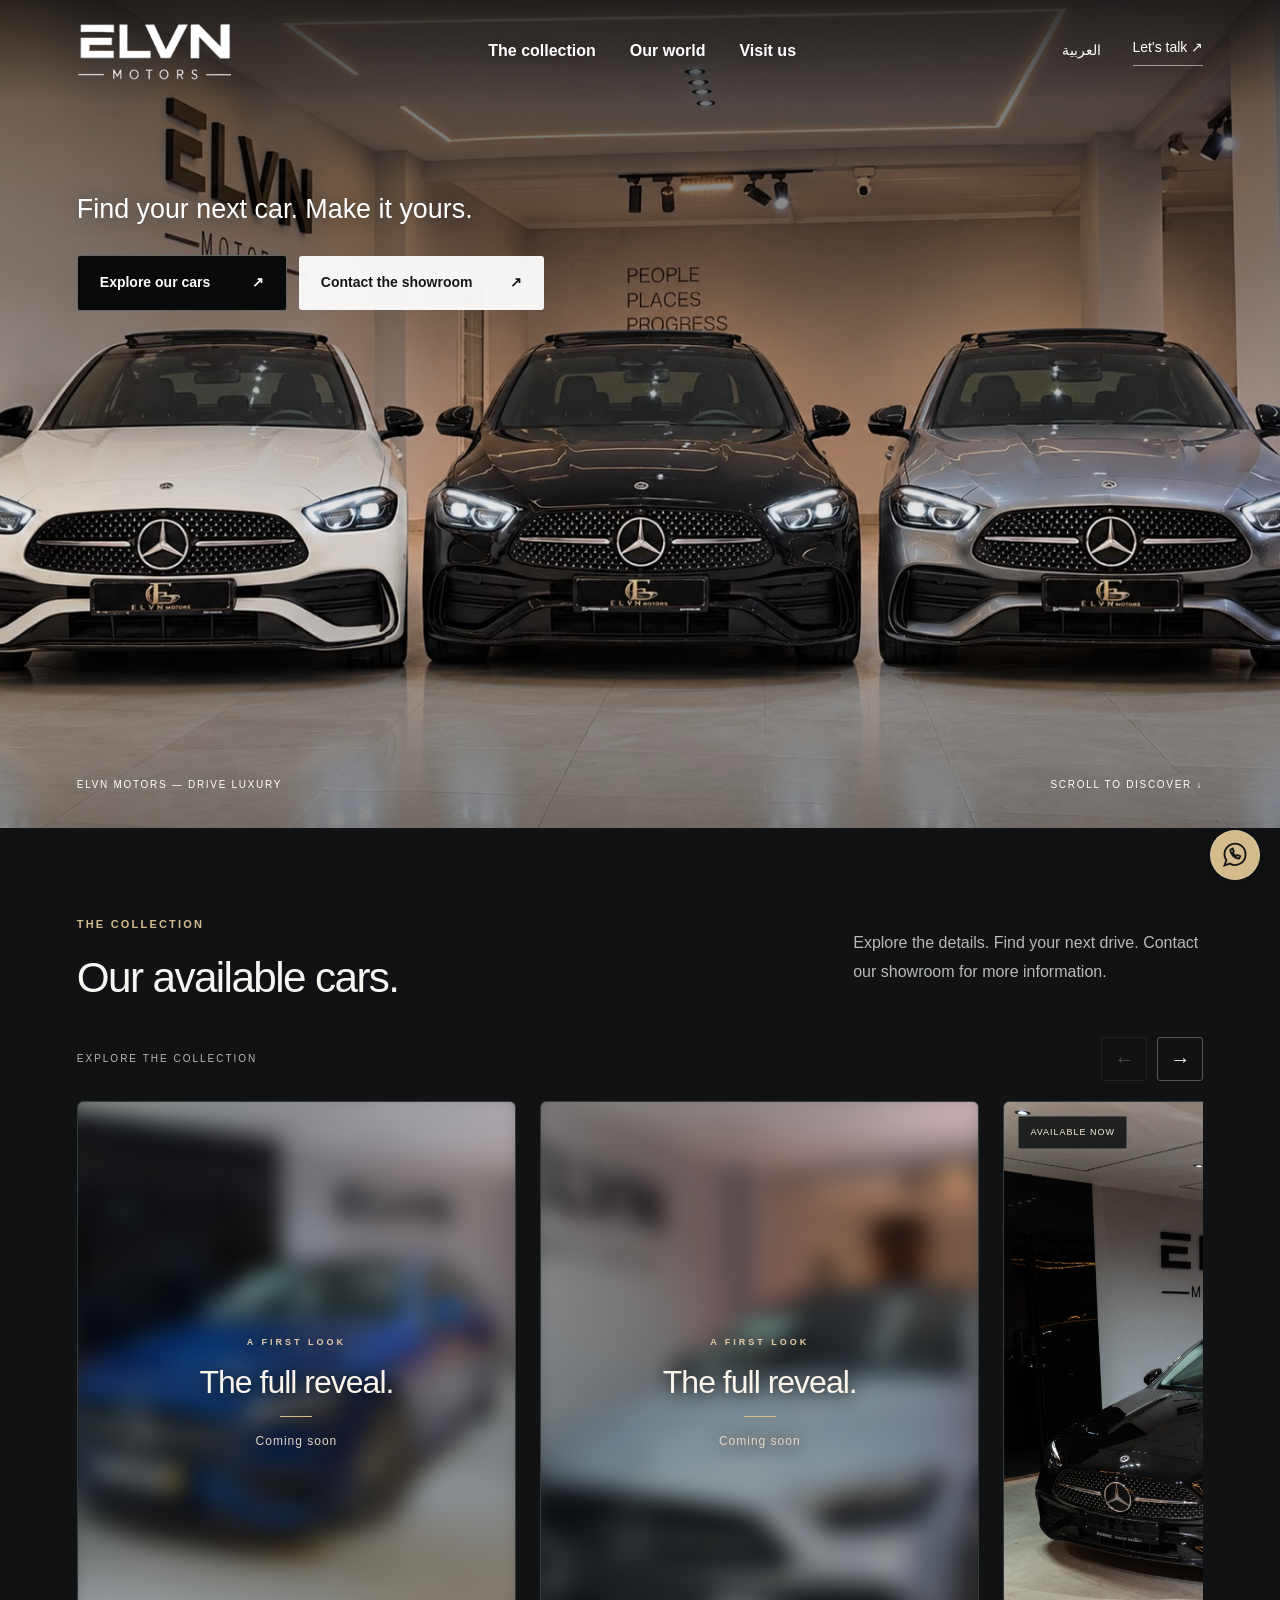
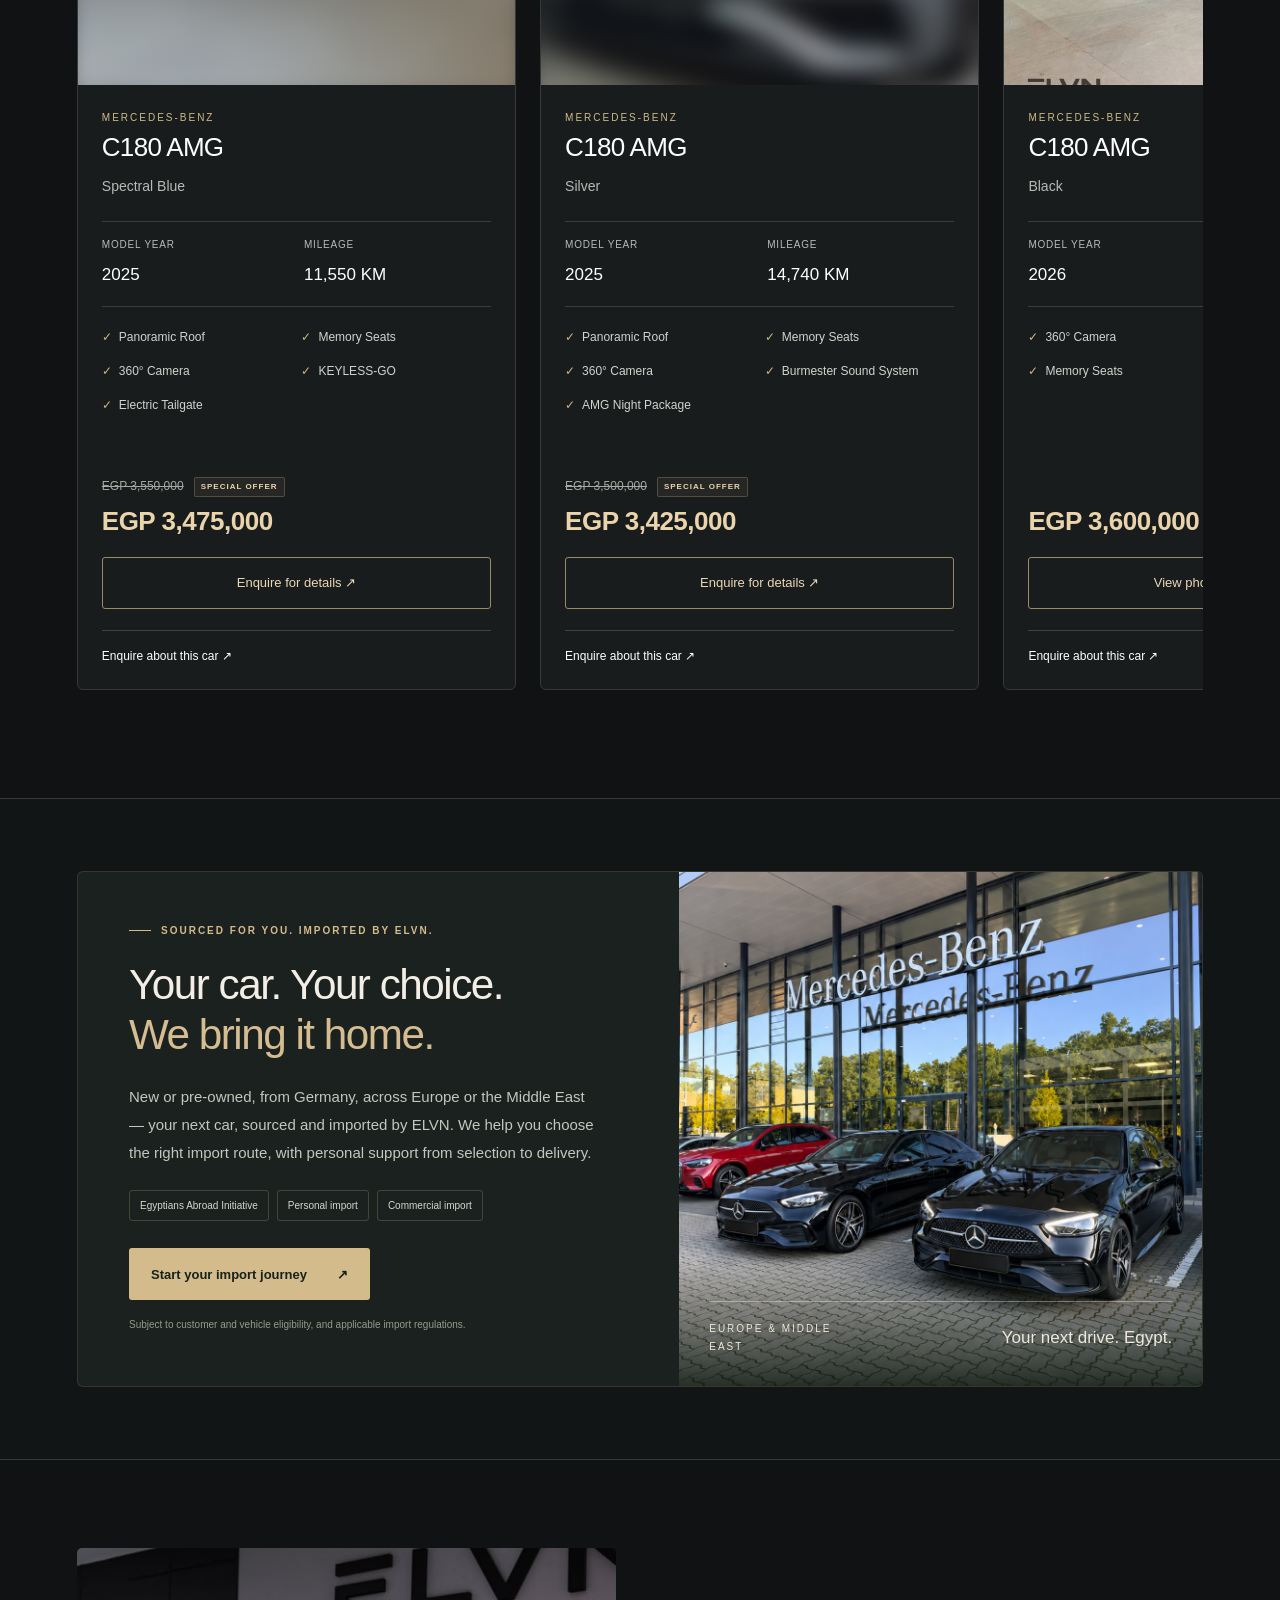
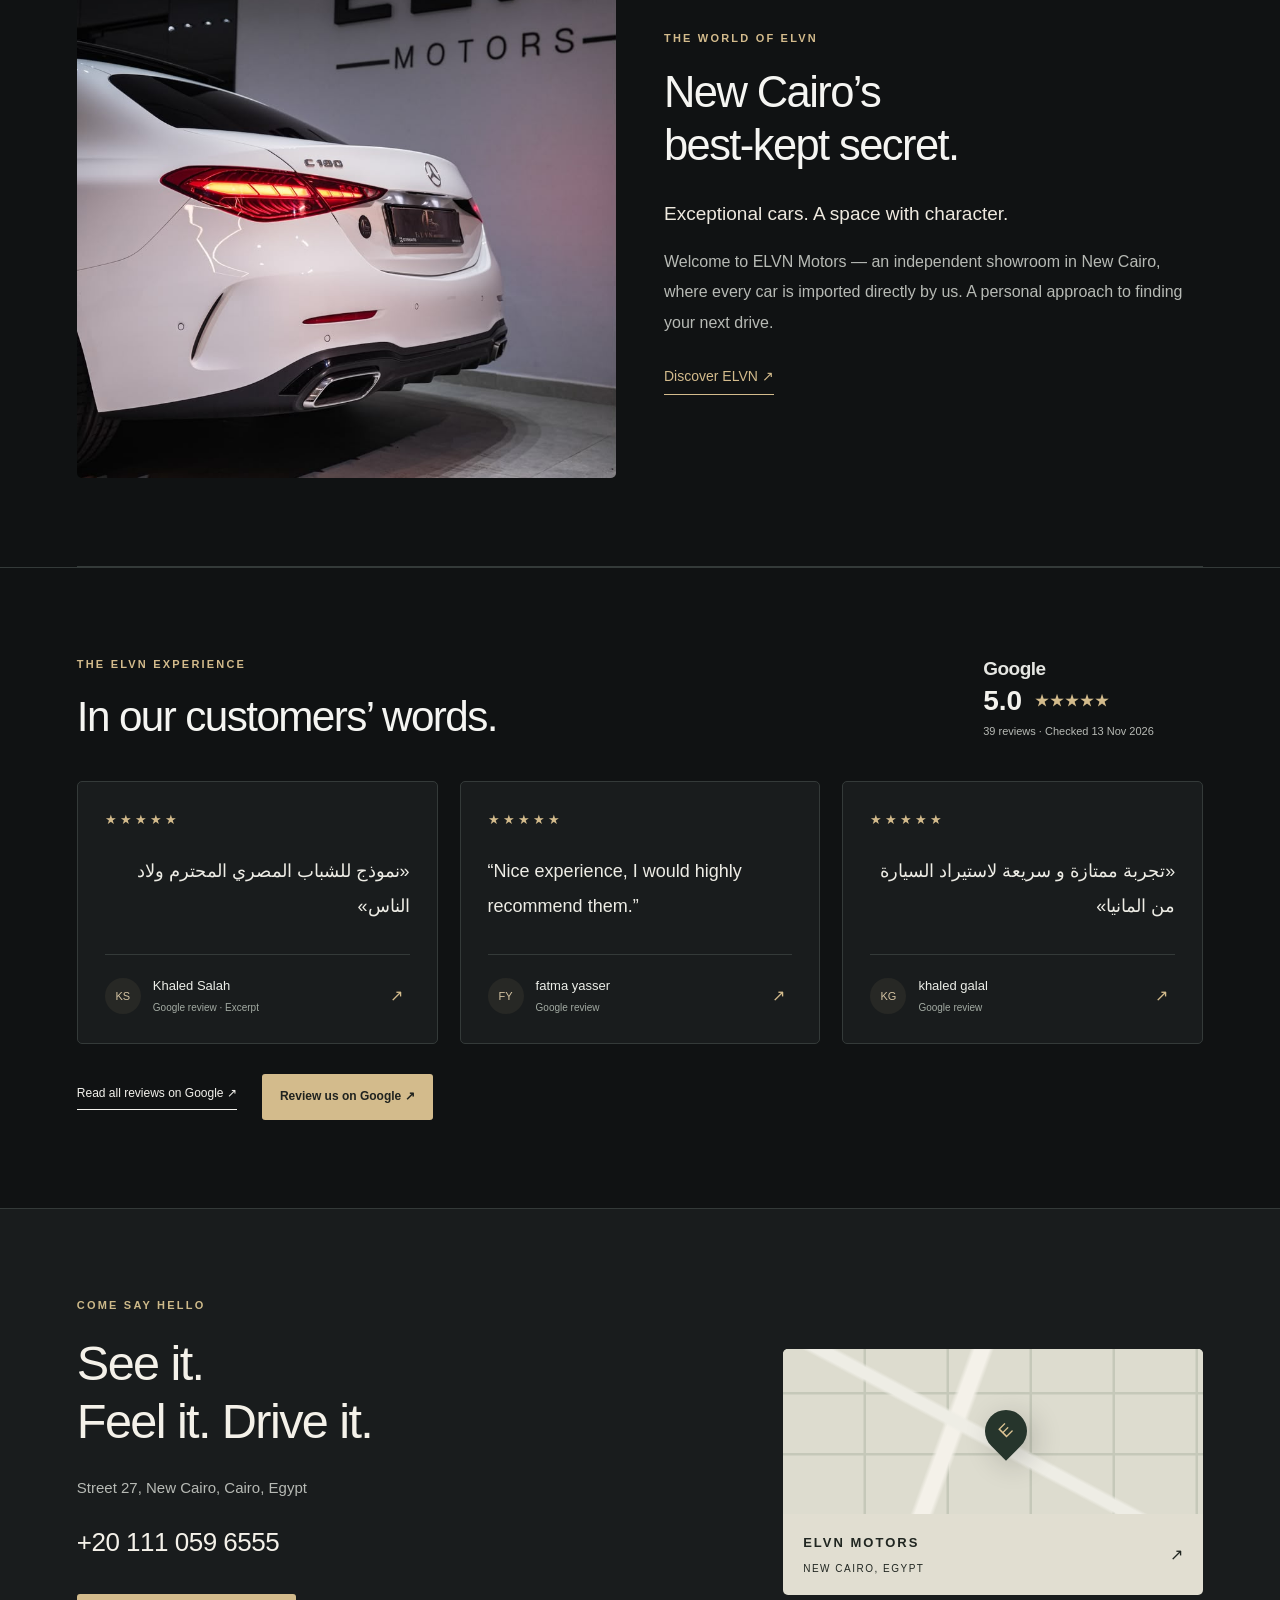
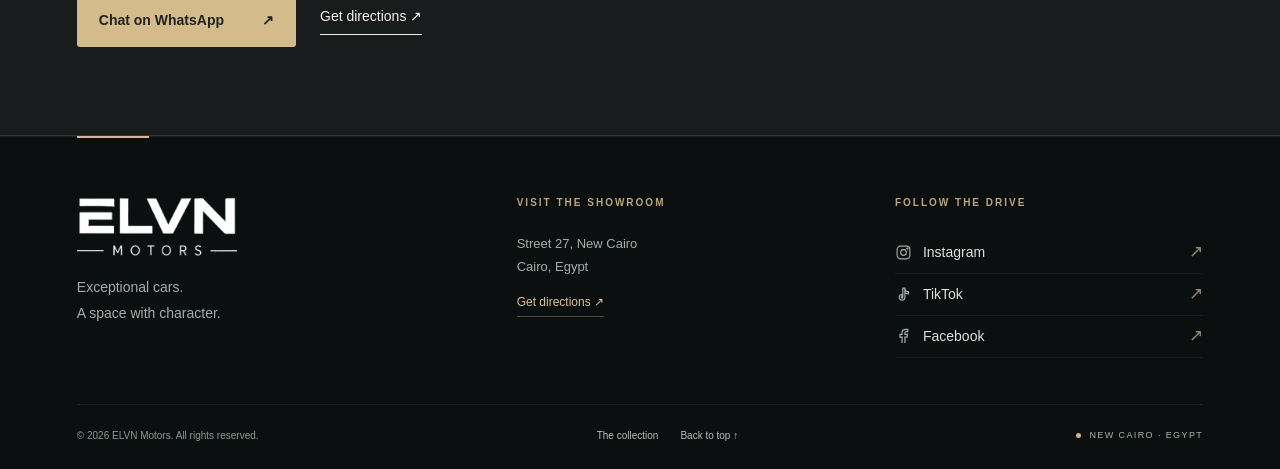
<file: index.html>
<!doctype html>
<html lang="en" dir="ltr">
<head><meta http-equiv="Content-Security-Policy" content="default-src 'self'; script-src 'self'; style-src 'self' https://fonts.googleapis.com; font-src 'self' https://fonts.gstatic.com; img-src 'self' blob: data:; connect-src 'self'; object-src 'none'; base-uri 'self'; form-action 'none'; upgrade-insecure-requests"><meta name="referrer" content="strict-origin-when-cross-origin">
  <meta charset="UTF-8"><meta name="viewport" content="width=device-width, initial-scale=1">
  <title>ELVN Motors — Drive Luxury</title>
  <meta name="description" content="Discover ELVN Motors in New Cairo. Explore our showroom and contact our team to find your next car.">
  <meta name="theme-color" content="#181a18">
  <meta property="og:title" content="ELVN Motors — Drive Luxury">
  <meta property="og:description" content="Your next drive starts in New Cairo. Connect with ELVN Motors.">
  <meta property="og:image" content="https://elvnmotors.com/assets/showroom-brand.jpg">
  <link rel="icon" href="assets/logo.png"><link rel="stylesheet" href="preview.css?v=car-pages-1">
  <script src="app.js?v=twins-night" defer></script><script src="preview.js?v=header-refine-1" defer></script>
<link rel="stylesheet" href="polish.css?v=aligned-cards-1"><link rel="stylesheet" href="footer.css?v=1"><link rel="stylesheet" href="reviews.css?v=1"><link rel="stylesheet" href="imports.css?v=mercedes-3"></head>
<body>
  <header class="header">
    <a class="brand" href="/" aria-label="ELVN Motors home"><img src="assets/logo.png" alt="ELVN Motors"></a>
    <nav aria-label="Main navigation"><a href="#collection" data-i18n="navCars">The collection</a><a href="#about" data-i18n="navAbout">Our world</a><a href="#visit" data-i18n="navVisit">Visit us</a></nav>
    <div class="header-actions"><button id="language" type="button" aria-label="Switch to Arabic">العربية</button><a class="contact-link" href="https://wa.me/201110596555" target="_blank" rel="noopener" data-i18n="talk">Let's talk ↗</a></div>
  </header>
  <main>
    <section class="hero" id="home">
      <img class="hero-image" src="assets/showroom-wide.jpg" alt="Three Mercedes-Benz cars in white, black and silver inside the ELVN Motors showroom" fetchpriority="high">
      <div class="hero-shade"></div>
      <div class="hero-content"><p class="eyebrow" data-i18n="location">NEW CAIRO · EGYPT</p><p class="hero-copy" data-i18n="intro">Find your next car. Make it yours.</p><a class="button gold" href="#collection"><span data-i18n="explore">Explore our cars</span><span>↗</span></a><a class="button hero-contact" href="https://wa.me/201110596555" target="_blank" rel="noopener"><span>Contact the showroom</span><span>↗</span></a></div>
      <div class="hero-bottom"><span>ELVN MOTORS — DRIVE LUXURY</span><a href="#collection" data-i18n="scroll">SCROLL TO DISCOVER ↓</a></div>
    </section>
    <section class="collection section" id="collection">
      <div class="section-heading"><div><p class="eyebrow" data-i18n="collectionLabel">THE COLLECTION</p><h2 data-i18n="collectionTitle">Our available cars.</h2></div><p class="section-intro" data-i18n="collectionIntro">Explore the details. Find your next drive. Contact our showroom for more information.</p></div>
      <div class="inventory-controls" id="inventory-controls" hidden><span data-i18n="inventoryHint">EXPLORE THE COLLECTION</span><div><button id="inventory-prev" type="button" aria-label="Previous car" disabled>←</button><button id="inventory-next" type="button" aria-label="Next car" disabled>→</button></div></div><div id="inventory" class="inventory" tabindex="0" aria-label="Available cars" aria-live="polite"></div>
      <div id="inventory-empty" class="inventory-empty"><div><span class="small-label" data-i18n="inventoryLabel">LET’S FIND YOUR NEXT DRIVE</span><h3 data-i18n="inventoryTitle">The right car starts<br>with a conversation.</h3><p data-i18n="inventoryCopy">Contact our team for the latest available cars, specifications and prices.</p><a href="https://wa.me/201110596555?text=Hello%20ELVN%20Motors%2C%20I%27d%20like%20to%20know%20about%20your%20available%20cars." class="text-link" target="_blank" rel="noopener" data-i18n="availability">Ask about availability ↗</a></div><div class="inventory-art" aria-hidden="true"><span>ELVN</span><small>FIND YOUR DRIVE.</small></div></div>
    </section>
<section class="import-section section" id="import" aria-labelledby="import-title"><div class="import-banner"><div class="import-copy"><p class="eyebrow" data-i18n="importLabel">SOURCED FOR YOU. IMPORTED BY ELVN.</p><h2 id="import-title" data-i18n="importTitle">Your car. Your choice.<br><span>We bring it home.</span></h2><p class="import-intro" data-i18n="importIntro">New or pre-owned, from Germany, across Europe or the Middle East — your next car, sourced and imported by ELVN. We help you choose the right import route, with personal support from selection to delivery.</p><div class="import-routes" aria-label="Import routes"><span data-i18n="importInitiative">Egyptians Abroad Initiative</span><span data-i18n="importPersonal">Personal import</span><span data-i18n="importCommercial">Commercial import</span></div><a class="button" href="https://wa.me/201110596555?text=Hello%20ELVN%20Motors%2C%20I%20would%20like%20to%20import%20a%20car%20on%20request.%20Please%20help%20me%20explore%20suitable%20cars%20and%20import%20options." target="_blank" rel="noopener"><span data-i18n="importCta">Start your import journey</span><span aria-hidden="true">↗</span></a><p class="import-note" data-i18n="importNote">Subject to customer and vehicle eligibility, and applicable import regulations.</p></div><div class="import-visual"><img src="assets/import-mercedes-germany.png" alt="Mercedes-Benz cars outside a dealership in Germany" loading="lazy" width="1086" height="1448"><div class="import-visual-caption"><span data-i18n="importOrigin">EUROPE &amp; MIDDLE EAST</span><strong data-i18n="importDestination">Your next drive. Egypt.</strong></div></div></div></section>
    <section class="about" id="about"><div class="about-image"><img src="assets/c180-2.jpg" alt="Mercedes-Benz C180 rear detail inside the ELVN showroom" loading="lazy"></div><div class="about-content"><p class="eyebrow" data-i18n="worldLabel">THE WORLD OF ELVN</p><h2 data-i18n="worldTitle">New Cairo’s<br>best-kept secret.</h2><p data-i18n="worldCopy">Exceptional cars. A space with character.</p><p data-i18n="worldCopy2">Welcome to ELVN Motors — an independent showroom in New Cairo, where every car is imported directly by us. A personal approach to finding your next drive.</p><a class="text-link" href="#visit" data-i18n="meet">Discover ELVN ↗</a></div></section>
<section class="reviews-section section" id="reviews" aria-labelledby="reviews-title"><div class="section-heading"><div><p class="eyebrow" data-i18n="reviewsLabel">THE ELVN EXPERIENCE</p><h2 id="reviews-title" data-i18n="reviewsTitle">In our customers’ words.</h2></div><a class="google-rating" href="https://www.google.com/maps?cid=15131987972328842977" target="_blank" rel="noopener" aria-label="5.0 out of 5 from 39 Google reviews, checked 13 November 2026"><span class="google-word">Google</span><span class="rating-number">5.0 <span aria-hidden="true">★★★★★</span></span><span data-i18n="reviewsCount">39 reviews · Checked 13 Nov 2026</span></a></div><div class="review-grid"><article class="review-card"><span class="review-stars" aria-label="5 out of 5 stars">★★★★★</span><blockquote lang="ar" dir="rtl">«نموذج للشباب المصري المحترم ولاد الناس»</blockquote><div class="review-author"><span class="review-avatar" aria-hidden="true">KS</span><div><strong>Khaled Salah</strong><span data-i18n="reviewExcerpt">Google review · Excerpt</span></div><a href="https://www.google.com/maps?cid=15131987972328842977" target="_blank" rel="noopener" aria-label="Read Khaled Salah review on Google">↗</a></div></article><article class="review-card"><span class="review-stars" aria-label="5 out of 5 stars">★★★★★</span><blockquote lang="en" dir="ltr">“Nice experience, I would highly recommend them.”</blockquote><div class="review-author"><span class="review-avatar" aria-hidden="true">FY</span><div><strong>fatma yasser</strong><span data-i18n="reviewSource">Google review</span></div><a href="https://www.google.com/maps?cid=15131987972328842977" target="_blank" rel="noopener" aria-label="Read fatma yasser review on Google">↗</a></div></article><article class="review-card"><span class="review-stars" aria-label="5 out of 5 stars">★★★★★</span><blockquote lang="ar" dir="rtl">«تجربة ممتازة و سريعة لاستيراد السيارة من المانيا»</blockquote><div class="review-author"><span class="review-avatar" aria-hidden="true">KG</span><div><strong>khaled galal</strong><span data-i18n="reviewSource">Google review</span></div><a href="https://www.google.com/maps?cid=15131987972328842977" target="_blank" rel="noopener" aria-label="Read khaled galal review on Google">↗</a></div></article></div><div class="reviews-bottom"><div><a class="text-link" href="https://www.google.com/maps?cid=15131987972328842977" target="_blank" rel="noopener" data-i18n="reviewsRead">Read all reviews on Google ↗</a><a class="button gold" href="https://www.google.com/maps?cid=15131987972328842977" target="_blank" rel="noopener" data-i18n="reviewsWrite">Review us on Google ↗</a></div></div></section>
    <section class="visit section" id="visit"><div><p class="eyebrow" data-i18n="visitLabel">COME SAY HELLO</p><h2 data-i18n="visitTitle">See it.<br>Feel it. Drive it.</h2><p data-i18n="address">Street 27, New Cairo, Cairo, Egypt</p><a class="phone" href="tel:+201110596555" dir="ltr">+20 111 059 6555</a><div class="visit-actions"><a class="button gold" href="https://wa.me/201110596555" target="_blank" rel="noopener"><span data-i18n="whatsapp">Chat on WhatsApp</span><span>↗</span></a><a class="text-link" href="https://www.google.com/maps?cid=15131986223087249121" id="directions" target="_blank" rel="noopener" data-i18n="directions">Get directions ↗</a></div></div><a class="location-card" href="https://www.google.com/maps?q=ELVN+Motors,+Street+27,+New+Cairo+1,+Egypt&ftid=0x14583d00156dc24f:0xd1ff9ee35c24e6e1" target="_blank" rel="noopener"><div class="map-pattern" aria-hidden="true"><span class="map-pin">E</span></div><div class="location-caption"><div><strong>ELVN MOTORS</strong><span data-i18n="mapLocation">NEW CAIRO, EGYPT</span></div><span>↗</span></div></a></section>
  </main>
  <footer class="site-footer"><div class="footer-main"><div class="footer-brand-block"><a class="footer-logo" href="/" aria-label="ELVN Motors home"><img src="assets/logo.png" alt="ELVN Motors" loading="lazy"></a><p class="footer-brand-copy" data-i18n="footerStory">Exceptional cars.<br>A space with character.</p></div><div><span class="footer-label" data-i18n="footerContact">VISIT THE SHOWROOM</span><p class="footer-address" data-i18n="footerAddress">Street 27, New Cairo<br>Cairo, Egypt</p><a class="footer-directions" href="https://www.google.com/maps?q=ELVN+Motors,+Street+27,+New+Cairo+1,+Egypt&ftid=0x14583d00156dc24f:0xd1ff9ee35c24e6e1" target="_blank" rel="noopener" data-i18n="footerDirections">Get directions ↗</a></div><div><span class="footer-label" data-i18n="footerFollow">FOLLOW THE DRIVE</span><div class="footer-socials"><a href="https://www.instagram.com/elvn_motors/" target="_blank" rel="noopener"><svg viewBox="0 0 24 24" fill="none" stroke="currentColor" stroke-width="1.6" aria-hidden="true"><rect x="3" y="3" width="18" height="18" rx="5"/><circle cx="12" cy="12" r="4"/><circle cx="17.5" cy="6.5" r=".8" fill="currentColor"/></svg><span>Instagram</span><span class="social-arrow">↗</span></a><a href="https://www.tiktok.com/@elvn.motors" target="_blank" rel="noopener"><svg viewBox="0 0 24 24" fill="none" stroke="currentColor" stroke-width="1.7" aria-hidden="true"><path d="M14 3v13a4 4 0 1 1-4-4v3a1 1 0 1 0 1 1V3h3c0 3 2 5 5 5v3a8 8 0 0 1-5-2"/></svg><span>TikTok</span><span class="social-arrow">↗</span></a><a href="https://www.facebook.com/elvnmotors" target="_blank" rel="noopener"><svg viewBox="0 0 24 24" fill="none" stroke="currentColor" stroke-width="1.7" aria-hidden="true"><path d="M14 21v-8h3l.5-4H14V7c0-1 .5-2 2-2h2V2h-3c-3 0-5 2-5 5v2H7v4h3v8"/></svg><span>Facebook</span><span class="social-arrow">↗</span></a></div></div></div><div class="footer-bottom"><span>© <span id="year"></span> ELVN Motors. <span data-i18n="rights">All rights reserved.</span></span><div class="footer-utility"><a href="#collection" data-i18n="navCars">The collection</a><a href="#home" data-i18n="footerTop">Back to top ↑</a></div><span class="footer-signoff">NEW CAIRO · EGYPT</span></div></footer>
  <a class="floating-contact" href="https://wa.me/201110596555" target="_blank" rel="noopener" aria-label="Contact ELVN Motors on WhatsApp"><svg viewBox="0 0 24 24" fill="none" stroke="currentColor" stroke-width="1.6" aria-hidden="true"><path d="M21 11.5a9 9 0 0 1-13.4 7.9L3 21l1.6-4.6A9 9 0 1 1 21 11.5Z"/><path d="M8 7.5c0 4 3.5 7.5 7.5 7.5l1-2-2.5-1-1 1a8 8 0 0 1-3-3l1-1-1-2.5Z"/></svg></a>
</body>
</html>
</file>
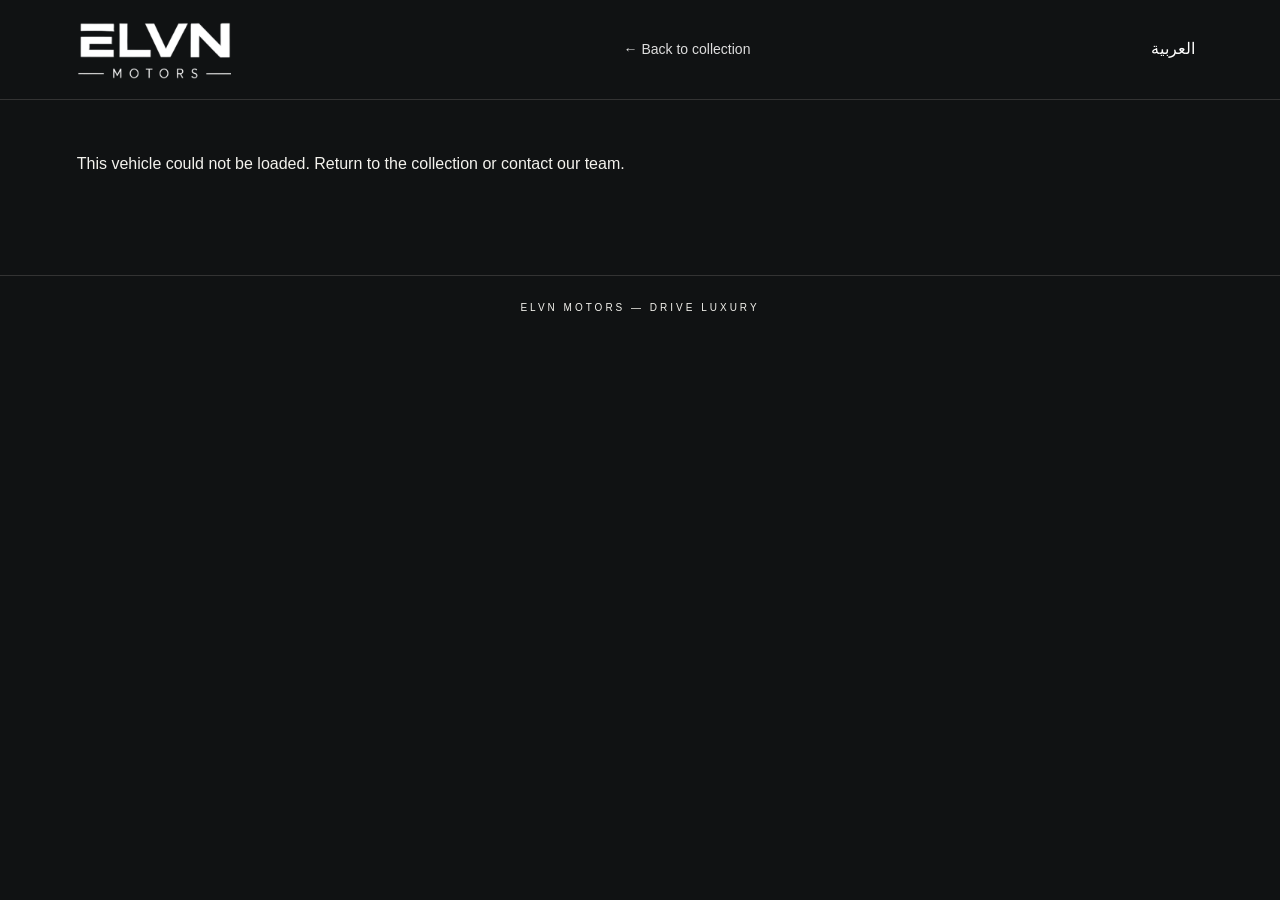
<file: cars/elvn-14/index.html>
<!doctype html>
<html lang="en" dir="ltr"><head><meta http-equiv="Content-Security-Policy" content="default-src 'self'; script-src 'self'; style-src 'self' https://fonts.googleapis.com; font-src 'self' https://fonts.gstatic.com; img-src 'self' blob: data:; connect-src 'self'; object-src 'none'; base-uri 'self'; form-action 'none'; upgrade-insecure-requests"><meta name="referrer" content="strict-origin-when-cross-origin"><base href="../../"><meta charset="utf-8"><meta name="viewport" content="width=device-width,initial-scale=1"><title>Vehicle details — ELVN Motors</title><meta name="description" content="Explore vehicle photographs, specifications and pricing at ELVN Motors, New Cairo."><meta name="theme-color" content="#101112"><link rel="icon" href="assets/logo.png"><link rel="stylesheet" href="preview.css?v=car-pages-1"><link rel="stylesheet" href="car.css?v=blue-teaser"><script src="car.js?v=twins-night" defer></script><link rel="stylesheet" href="polish.css?v=offer-1"></head>
<body class="vehicle-page"><header class="header"><a class="brand" href="/" aria-label="ELVN Motors home"><img src="assets/logo.png" alt="ELVN Motors"></a><a href="index.html#collection" data-copy="back">← Back to collection</a><button id="language" type="button">العربية</button></header>
<main class="vehicle-main"><p id="status" role="status">Loading vehicle…</p><div id="vehicle" hidden><div class="vehicle-heading"><div><p class="eyebrow">ELVN MOTORS · NEW CAIRO</p><h1 id="car-title"></h1><p id="car-subtitle"></p></div><span class="availability" data-copy="available">Available now</span></div><div class="vehicle-layout"><section class="vehicle-gallery" aria-label="Vehicle photographs"><div class="photo-stage"><button id="enlarge" type="button" aria-label="Enlarge photograph"><img id="main-photo" alt=""></button><button id="previous" class="photo-prev" type="button" aria-label="Previous photograph">←</button><button id="next" class="photo-next" type="button" aria-label="Next photograph">→</button><span id="counter" aria-live="polite"></span></div><p class="photo-hint" data-copy="hint">Swipe to explore · Click photograph to enlarge</p><div id="thumbnails" class="thumbnails" aria-label="Choose photograph"></div></section><aside class="vehicle-summary"><p class="eyebrow" data-copy="price">ASKING PRICE</p><p id="car-price"></p><dl id="specifications"></dl><a id="enquiry" class="button gold" target="_blank" rel="noopener" data-copy="enquire">Enquire on WhatsApp ↗</a><a class="call-link" href="tel:+201110596555" dir="ltr">+20 111 059 6555</a><p class="summary-note" data-copy="note">Imported directly by ELVN Motors. Visit our showroom in New Cairo.</p></aside></div><section class="vehicle-equipment"><p class="eyebrow" data-copy="equipmentLabel">THE DETAILS</p><h2 data-copy="equipment">Features & equipment</h2><ul id="equipment"></ul></section><a class="text-link" href="index.html#collection" data-copy="back">← Back to collection</a></div></main>
<dialog id="lightbox" aria-label="Full photograph viewer"><button id="close-viewer" type="button" aria-label="Close photograph viewer">×</button><button id="lightbox-prev" type="button" aria-label="Previous photograph">←</button><img id="full-photo" alt=""><button id="lightbox-next" type="button" aria-label="Next photograph">→</button><p id="full-counter" aria-live="polite"></p></dialog><footer class="vehicle-footer">ELVN MOTORS — DRIVE LUXURY</footer></body></html>
</file>
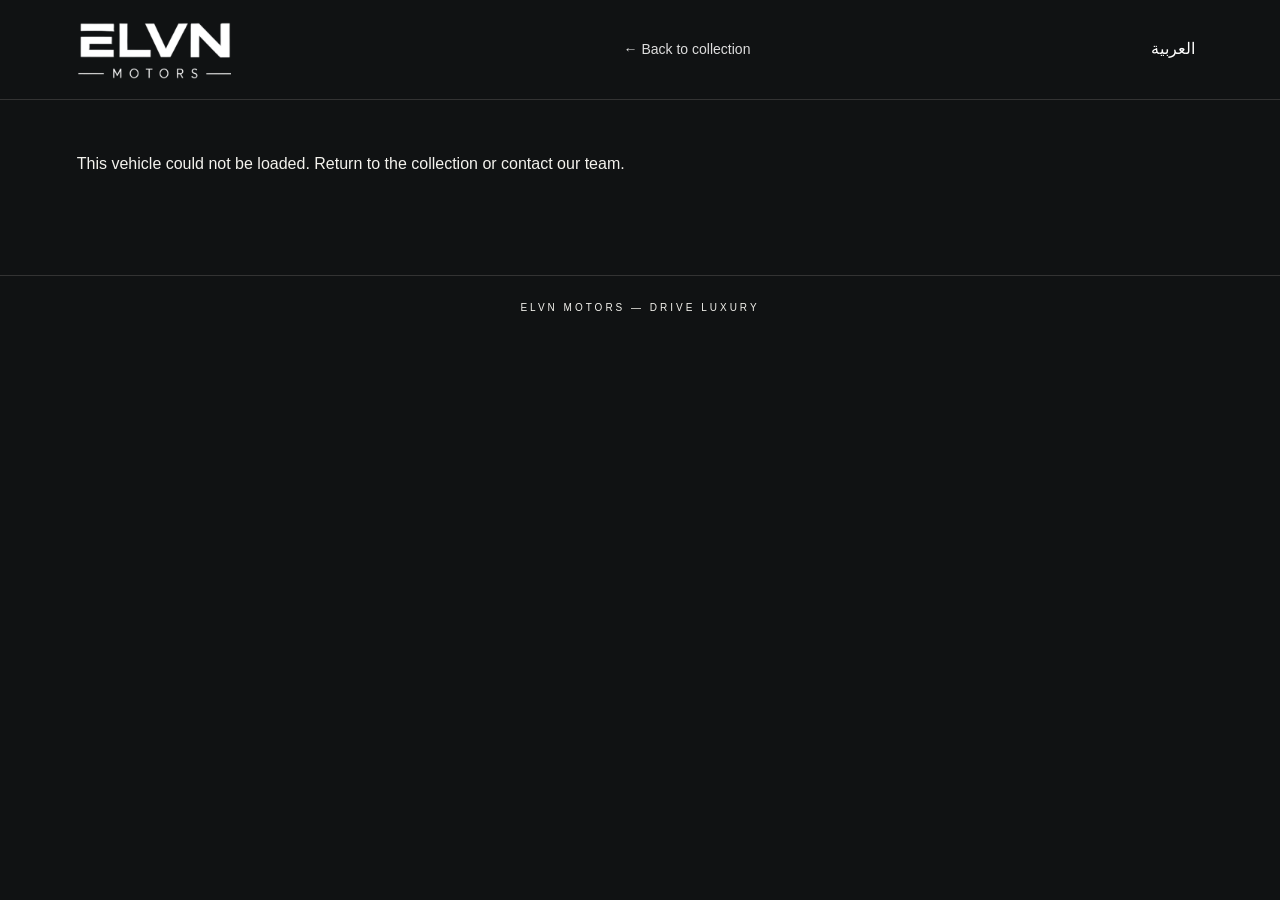
<file: car.html>
<!doctype html>
<html lang="en" dir="ltr"><head><meta http-equiv="Content-Security-Policy" content="default-src 'self'; script-src 'self'; style-src 'self' https://fonts.googleapis.com; font-src 'self' https://fonts.gstatic.com; img-src 'self' blob: data:; connect-src 'self'; object-src 'none'; base-uri 'self'; form-action 'none'; upgrade-insecure-requests"><meta name="referrer" content="strict-origin-when-cross-origin"><meta charset="utf-8"><meta name="viewport" content="width=device-width,initial-scale=1"><title>Vehicle details — ELVN Motors</title><meta name="description" content="Explore vehicle photographs, specifications and pricing at ELVN Motors, New Cairo."><meta name="theme-color" content="#101112"><link rel="icon" href="assets/logo.png"><link rel="stylesheet" href="preview.css?v=car-pages-1"><link rel="stylesheet" href="car.css?v=blue-teaser"><script src="car.js?v=twins-night" defer></script><link rel="stylesheet" href="polish.css?v=offer-1"></head>
<body class="vehicle-page"><header class="header"><a class="brand" href="/" aria-label="ELVN Motors home"><img src="assets/logo.png" alt="ELVN Motors"></a><a href="index.html#collection" data-copy="back">← Back to collection</a><button id="language" type="button">العربية</button></header>
<main class="vehicle-main"><p id="status" role="status">Loading vehicle…</p><div id="vehicle" hidden><div class="vehicle-heading"><div><p class="eyebrow">ELVN MOTORS · NEW CAIRO</p><h1 id="car-title"></h1><p id="car-subtitle"></p></div><span class="availability" data-copy="available">Available now</span></div><div class="vehicle-layout"><section class="vehicle-gallery" aria-label="Vehicle photographs"><div class="photo-stage"><button id="enlarge" type="button" aria-label="Enlarge photograph"><img id="main-photo" alt=""></button><button id="previous" class="photo-prev" type="button" aria-label="Previous photograph">←</button><button id="next" class="photo-next" type="button" aria-label="Next photograph">→</button><span id="counter" aria-live="polite"></span></div><p class="photo-hint" data-copy="hint">Swipe to explore · Click photograph to enlarge</p><div id="thumbnails" class="thumbnails" aria-label="Choose photograph"></div></section><aside class="vehicle-summary"><p class="eyebrow" data-copy="price">ASKING PRICE</p><p id="car-price"></p><dl id="specifications"></dl><a id="enquiry" class="button gold" target="_blank" rel="noopener" data-copy="enquire">Enquire on WhatsApp ↗</a><a class="call-link" href="tel:+201110596555" dir="ltr">+20 111 059 6555</a><p class="summary-note" data-copy="note">Imported directly by ELVN Motors. Visit our showroom in New Cairo.</p></aside></div><section class="vehicle-equipment"><p class="eyebrow" data-copy="equipmentLabel">THE DETAILS</p><h2 data-copy="equipment">Features & equipment</h2><ul id="equipment"></ul></section><a class="text-link" href="index.html#collection" data-copy="back">← Back to collection</a></div></main>
<dialog id="lightbox" aria-label="Full photograph viewer"><button id="close-viewer" type="button" aria-label="Close photograph viewer">×</button><button id="lightbox-prev" type="button" aria-label="Previous photograph">←</button><img id="full-photo" alt=""><button id="lightbox-next" type="button" aria-label="Next photograph">→</button><p id="full-counter" aria-live="polite"></p></dialog><footer class="vehicle-footer">ELVN MOTORS — DRIVE LUXURY</footer></body></html>
</file>
<file: preview.css>
@import url('https://fonts.googleapis.com/css2?family=DM+Sans:wght@400;500;600;700&family=Manrope:wght@400;500;600;700;800&family=Noto+Sans+Arabic:wght@400;500;600;700&display=swap');
:root{--paper:#f4f1e9;--ink:#20231f;--muted:#73756d;--gold:#d0b57e;--line:#dcdad1}*{box-sizing:border-box}html{scroll-behavior:smooth;scroll-padding-top:90px}body{margin:0;background:var(--paper);color:var(--ink);font-family:'DM Sans','Noto Sans Arabic',sans-serif}a{color:inherit;text-decoration:none}button{font:inherit}a,button{-webkit-tap-highlight-color:transparent}a:focus-visible,button:focus-visible{outline:3px solid #b88e45;outline-offset:6px}header{height:92px;display:flex;align-items:center;justify-content:space-between;padding:0 5%;gap:24px}.brand{width:126px;height:72px;position:relative;overflow:hidden}.brand img{width:150px;position:absolute;top:-36px;left:-12px}nav{display:flex;gap:36px;font-size:13px}.header-actions{display:flex;align-items:center;gap:25px;font-size:13px}#language{border:0;background:none;cursor:pointer;color:var(--ink)}.contact-link{border-bottom:1px solid var(--ink);padding-bottom:7px}.hero{height:min(780px,83vh);min-height:570px;position:relative;color:#fff;overflow:hidden;background:#333b35}.hero-image,.hero-shade{position:absolute;inset:0;width:100%;height:100%;object-fit:cover}.hero-image{object-position:center 58%}.hero-shade{background:linear-gradient(90deg,rgba(8,19,16,.77),rgba(8,19,16,.18) 75%),linear-gradient(0deg,rgba(8,19,16,.5),transparent 30%)}.hero-content{position:relative;padding:90px 7% 100px;max-width:850px}.eyebrow{font-size:11px;font-weight:600;letter-spacing:2.5px;margin:0 0 27px}.hero .eyebrow{color:#dfcfaa}h1,h2,h3,p{margin-top:0}h1,h2,h3{font-family:'Manrope','Noto Sans Arabic',sans-serif;font-weight:500}h1{font-size:clamp(52px,6.9vw,100px);line-height:1.06;letter-spacing:-5px;margin-bottom:26px}.hero-copy{font-size:16px;line-height:1.8;color:#e0e2dc;margin-bottom:32px}.button{display:inline-flex;align-items:center;justify-content:space-between;gap:38px;padding:18px 24px;font-size:13px;font-weight:600;transition:background .2s,transform .2s}.button:hover{transform:translateY(-2px)}.gold{background:var(--gold);color:#20231f}.gold:hover{background:#ddc69d}.hero-bottom{position:absolute;bottom:33px;left:7%;right:7%;display:flex;justify-content:space-between;font-size:9px;letter-spacing:2px}.photo-note{position:absolute;right:18px;top:16px;font-size:9px;color:#e1e1db;opacity:.8}.section{padding:100px 7%}.section-heading{display:flex;align-items:end;justify-content:space-between;gap:40px;margin-bottom:48px}h2{font-size:clamp(34px,4.1vw,58px);line-height:1.16;letter-spacing:-2px;margin-bottom:0}.section-intro{max-width:310px;color:var(--muted);font-size:14px;line-height:1.8;margin-bottom:3px}.inventory-empty{display:grid;grid-template-columns:1fr 1fr;background:#e9e6dc;min-height:330px}.inventory-empty>div:first-child{padding:48px}.small-label{font-size:9px;letter-spacing:2px;color:#737363}h3{font-size:30px;line-height:1.3;letter-spacing:-1px;margin:20px 0 16px}.inventory-empty p{font-size:14px;line-height:1.8;color:var(--muted);max-width:350px}.text-link{display:inline-block;border-bottom:1px solid currentColor;padding-bottom:7px;font-size:13px;margin-top:10px}.inventory-art{background:#222b25;display:flex;align-items:center;justify-content:center;flex-direction:column;position:relative;overflow:hidden;color:#c5b58e}.inventory-art:before,.inventory-art:after{content:'';position:absolute;width:450px;height:450px;border:1px solid #b6a77e25;border-radius:50%;transform:translate(90px,180px)}.inventory-art:after{width:600px;height:600px}.inventory-art>span{font-size:80px;letter-spacing:14px;font-family:'Manrope',sans-serif;font-weight:700}.inventory-art small{font-size:9px;letter-spacing:5px;margin-top:10px}.about{display:grid;grid-template-columns:1fr 1fr;background:#e9e5dc}.about-image{min-height:560px}.about-image img{width:100%;height:100%;object-fit:cover;display:block}.about-content{padding:85px 13%}.about-content h2{font-size:clamp(32px,3.4vw,48px);margin-bottom:30px}.about-content>p:not(.eyebrow){font-size:14px;line-height:1.9;color:#666b61}.steps{padding-top:80px;padding-bottom:90px}.steps-grid{display:grid;grid-template-columns:repeat(3,1fr);gap:50px}.steps article{border-top:1px solid var(--line);padding-top:25px}.steps article>span{font-size:12px;color:#92846a}.steps h3{font-size:23px}.steps article p{font-size:14px;line-height:1.8;color:var(--muted);max-width:300px}.visit{background:#222c25;color:var(--paper);display:grid;grid-template-columns:1fr 1fr;gap:80px;align-items:center}.visit .eyebrow{color:#cdb989}.visit h2{font-size:60px;margin-bottom:30px}.visit p:not(.eyebrow){font-size:14px;color:#bdc4b9}.phone{font-size:25px;display:inline-block}.visit-actions{display:flex;align-items:center;gap:25px;margin-top:30px}.visit-actions .text-link{margin:0;font-size:12px;white-space:nowrap}.location-card{background:#e1ded1;color:var(--ink);display:block}.map-pattern{height:290px;position:relative;overflow:hidden;background-color:#dddccf;background-image:linear-gradient(28deg,transparent 45%,#eeede5 46%,#eeede5 49%,transparent 50%),linear-gradient(110deg,transparent 39%,#f4f1e9 40%,#f4f1e9 43%,transparent 44%),repeating-linear-gradient(0deg,transparent 0 58px,#c5c8b9 59px 61px),repeating-linear-gradient(90deg,transparent 0 80px,#c5c8b9 81px 83px)}.map-pin{position:absolute;top:42%;left:48%;background:#26352c;color:#dfc695;width:50px;height:50px;display:grid;place-items:center;border-radius:50% 50% 50% 0;transform:rotate(-45deg);box-shadow:0 10px 30px #0003;font-size:20px}.location-caption{padding:24px;display:flex;justify-content:space-between;align-items:center}.location-caption strong{display:block;font-size:14px;letter-spacing:2px}.location-caption div>span{display:block;font-size:9px;letter-spacing:1.5px;margin-top:7px}footer{padding:60px 7% 24px}.footer-top{display:flex;justify-content:space-between;align-items:start;padding-bottom:45px}.footer-name{font:800 42px 'Manrope',sans-serif;letter-spacing:4px;line-height:1}.footer-name span{display:block;font:500 9px 'DM Sans',sans-serif;letter-spacing:8px;margin-top:12px}.footer-top p{font-size:24px;line-height:1.5}.socials{display:flex;gap:30px;font-size:12px;padding-top:10px}.footer-bottom{border-top:1px solid var(--line);padding-top:22px;display:flex;justify-content:space-between;font-size:10px;color:var(--muted)}.floating-contact{position:fixed;bottom:24px;right:24px;width:54px;height:54px;border-radius:50%;background:#d0b57e;color:#202c24;display:grid;place-items:center;z-index:10;box-shadow:0 4px 24px #0003}.floating-contact svg{width:28px;height:28px}.inventory{display:grid;grid-template-columns:repeat(3,1fr);gap:24px}.car-card{border-bottom:1px solid var(--line);padding-bottom:25px;margin-bottom:20px}.car-card img{width:100%;aspect-ratio:1.5;object-fit:cover}.car-card h3{font-size:22px}.car-card p{font-size:13px;color:var(--muted)}[hidden]{display:none!important}[dir=rtl] body{font-family:'Noto Sans Arabic',sans-serif}[dir=rtl] h1,[dir=rtl] h2,[dir=rtl] h3{letter-spacing:0}[dir=rtl] h1{font-size:clamp(48px,6vw,85px);line-height:1.4}[dir=rtl] .hero-shade{background:linear-gradient(270deg,#081310c4,#08131020)}[dir=rtl] .hero-content{margin-left:auto}[dir=rtl] .eyebrow{letter-spacing:0}[dir=rtl] .hero-bottom{letter-spacing:0}
@media(min-width:1500px){.hero-content{padding-top:110px}}@media(max-width:900px){nav{gap:18px}.section{padding:70px 6%}.hero-content{padding:80px 6%}.about-content{padding:55px 10%}.about-image{min-height:480px}.visit{gap:35px}.visit h2{font-size:45px}.visit-actions{align-items:start;flex-direction:column}.socials{gap:16px}.steps-grid{gap:25px}.inventory-art>span{font-size:55px}.inventory-empty>div:first-child{padding:35px}.header{padding:0 5%}}@media(max-width:600px){header{height:78px;gap:12px}.brand{width:105px;height:64px}.brand img{width:132px;top:-31px}nav{display:none}.header-actions{gap:14px;font-size:12px}.hero{height:690px;min-height:0;max-height:90svh}.hero-content{padding:80px 7% 100px}h1{font-size:58px;letter-spacing:-3px}.hero-image{object-position:62% center}.hero-shade{background:linear-gradient(90deg,#081310c9,#08131035),linear-gradient(0deg,#08131080,transparent)}.hero-bottom{font-size:8px;gap:20px;letter-spacing:1px}.hero-bottom>a{max-width:100px;text-align:end}.photo-note{font-size:8px}.section{padding:60px 7%}.section-heading{display:block;margin-bottom:30px}h2{font-size:37px}.section-intro{margin-top:24px}.inventory-empty{grid-template-columns:1fr}.inventory-art{min-height:190px;grid-row:1}.inventory-empty>div:first-child{padding:30px}.about{grid-template-columns:1fr}.about-image{min-height:0;height:340px}.about-content{padding:48px 7%}.steps-grid{grid-template-columns:1fr;gap:28px}.steps article{padding-top:18px}.steps h3{margin-top:14px}.steps article p{max-width:none}.visit{grid-template-columns:1fr;gap:45px}.visit h2{font-size:48px}.visit-actions{flex-direction:row;align-items:center;gap:18px}.visit-actions .button{padding:16px;gap:16px;font-size:12px}.map-pattern{height:240px}.footer-top{flex-wrap:wrap;gap:32px}.footer-top p{font-size:20px}.socials{width:100%;justify-content:space-between}.footer-bottom{gap:25px;font-size:9px}.footer-bottom>span:last-child{max-width:70px;text-align:end}.floating-contact{bottom:17px;right:17px;width:48px;height:48px}.inventory{grid-template-columns:1fr}.hero-content .eyebrow{font-size:10px}[dir=rtl] h1{font-size:48px}}
@media(prefers-reduced-motion:reduce){html{scroll-behavior:auto}*{transition:none!important}}
/* Showroom photography */
.hero{background:#1a211c}.hero-image{inset:0 0 0 auto;width:59%;object-position:center 52%}.hero-shade{background:linear-gradient(90deg,#1a211c 33%,#1a211cc9 43%,#1a211c00 67%)}.hero-content{max-width:820px}.hero-content h1{font-size:clamp(52px,6.2vw,88px)}.gallery-section{padding-top:0}.photo-gallery{display:flex;gap:20px;overflow-x:auto;scroll-snap-type:x mandatory;padding-bottom:18px;scrollbar-color:#bca679 #e2ded3}.photo-gallery figure{flex:0 0 29%;min-width:240px;margin:0;scroll-snap-align:start}.photo-gallery img{display:block;width:100%;aspect-ratio:2/3;object-fit:cover}.photo-gallery figcaption{font-size:11px;color:var(--muted);padding-top:12px}.gallery-controls{display:flex;gap:8px;margin-top:16px}.gallery-controls button{background:transparent;border:1px solid var(--line);width:40px;height:36px;cursor:pointer;color:var(--ink)}.gallery-controls button:hover{background:var(--gold)}.about-image img{object-position:center}.about-image{max-height:650px}[dir=rtl] .hero-image{inset:0 auto 0 0}[dir=rtl] .hero-shade{background:linear-gradient(270deg,#1a211c 33%,#1a211cc9 43%,#1a211c00 67%)}
@media(max-width:600px){.hero-image{width:100%;object-position:center 55%}.hero-content{padding-top:45px}.hero-content h1{font-size:52px}.hero-shade{background:linear-gradient(180deg,#121a15ed 0%,#121a1580 45%,#121a1500 72%,#121a1577 100%)}.hero-copy{font-size:14px;margin-bottom:22px}.hero-content .eyebrow{margin-bottom:18px}.gallery-section{padding-top:0}.photo-gallery figure{flex-basis:78%;min-width:0}[dir=rtl] .hero-shade{background:linear-gradient(180deg,#121a15ed 0%,#121a1580 45%,#121a1500 72%,#121a1577 100%)}[dir=rtl] .hero-content h1{font-size:42px}.about-image{height:410px}}
/* Alternate opening, inspired by the supplied German Motors reference. */
body{background:#101112;color:#f4f4f1}.header{position:absolute;inset:0 0 auto;z-index:5;height:100px;background:linear-gradient(#0008,transparent);color:white;padding:0 6%}.brand{width:126px;height:60px;overflow:visible}.brand img{display:none}.brand:before{content:'ELVN';display:block;color:white;font:800 32px Manrope,sans-serif;letter-spacing:7px;line-height:1.1}.brand:after{content:'MOTORS';display:block;font-size:9px;letter-spacing:7px;color:white;margin-top:5px}.contact-link{border-color:#ffffff80}#language{color:white}.hero{height:100svh;min-height:660px;max-height:1100px;background:#151515}.hero-image{inset:0;width:100%;height:100%;object-fit:cover;object-position:center 50%}.hero-shade{background:linear-gradient(90deg,#000b,transparent 85%),linear-gradient(180deg,#0005,transparent 35%,#0006)}.hero-content{padding:0;position:absolute;top:44%;left:8%;max-width:760px;transform:translateY(-25%)}.hero-content .eyebrow{display:none}.hero-content h1{font-size:clamp(48px,5.4vw,78px);letter-spacing:1px;font-weight:600;line-height:1.15;margin-bottom:22px}.hero-copy{font-size:19px;color:white;line-height:1.6;margin-bottom:32px}.hero-content .button{min-width:225px;justify-content:space-between;border-radius:2px;padding:19px 24px;font-size:14px}.hero-content .gold{background:#080909;color:#fff;border:1px solid #ffffff60}.hero-content .gold:hover{background:#262626}.hero-contact{background:#fff;color:#151515;margin-inline-start:14px}.hero-contact:hover{background:#e5e5e5}.hero-bottom{left:8%;right:8%;bottom:35px}.section-intro,.inventory-empty p,.steps article p,.footer-bottom{color:#a4a4a4}.inventory-empty,.about{background:#191b1c}.inventory-art{background:#151616}.about-content>p:not(.eyebrow){color:#aaa}.visit{background:#191b1c}.section-heading h2,.about h2,.steps h3{color:#f5f5f2}.gallery-controls button{color:white;border-color:#555}.steps article,.footer-bottom,.car-card{border-color:#343536}.floating-contact{background:white;color:#171717}[dir=rtl] .hero-image{inset:0}[dir=rtl] .hero-shade{background:linear-gradient(270deg,#000b,transparent 85%),linear-gradient(180deg,#0005,transparent 35%,#0006)}[dir=rtl] .hero-content{left:auto;right:8%}[dir=rtl] .hero-content h1{font-size:68px}
@media(max-width:600px){.header{height:82px;padding:0 7%}.brand:before{font-size:27px}.brand:after{font-size:8px}.header-actions{gap:16px}.header .contact-link{display:none}.hero{min-height:620px;max-height:960px}.hero-image{object-position:57% center}.hero-shade{background:linear-gradient(180deg,#0007,transparent 28%,#0008 65%,#0009)}.hero-content{top:33%;left:9%;right:9%;transform:none;max-width:none}.hero-content h1{font-size:40px;font-weight:500;letter-spacing:.5px;margin-bottom:20px}.hero-copy{font-size:16px;max-width:300px;margin-bottom:26px}.hero-content .button{display:flex;width:100%;min-width:0;padding:18px 22px;justify-content:center;position:relative}.hero-content .button>span:last-child{position:absolute;right:20px}.hero-contact{margin-inline-start:0;margin-top:14px}.hero-bottom{font-size:8px;letter-spacing:1px;left:9%;right:9%;bottom:25px}[dir=rtl] .hero-content{left:9%;right:9%}[dir=rtl] .hero-content h1{font-size:40px}[dir=rtl] .hero-shade{background:linear-gradient(180deg,#0007,transparent 28%,#0008 65%,#0009)}}
/* Wide photograph supplied by ELVN. Keep the cars visible beneath the title. */
.hero-image{object-position:center 62%}.hero-shade{background:linear-gradient(180deg,#0009 0%,#0006 34%,#0001 64%,#0007 100%)}.hero-content{top:22%;left:8%;transform:none}.hero-content h1{font-size:clamp(44px,5vw,72px);margin-bottom:12px}.hero-copy{margin-bottom:22px;font-size:17px}.hero-content .button{padding:16px 22px}.hero-content .hero-contact{background:#fffffff0}[dir=rtl] .hero-shade{background:linear-gradient(180deg,#0009 0%,#0006 34%,#0001 64%,#0007 100%)}
@media(max-width:600px){.hero-image{object-position:50% 68%}.hero-content{top:20%;left:8%;right:8%}.hero-content h1{font-size:39px}.hero-copy{font-size:15px;margin-bottom:23px}.hero-content .button{padding:16px 20px}.hero-shade,[dir=rtl] .hero-shade{background:linear-gradient(180deg,#000a,#0006 42%,#0001 70%,#0008)}.hero-contact{margin-top:12px}}
/* Preserve the exact supplied ELVN letterforms, including the separated E bar. */
.header .brand{display:block;flex:0 0 154px;width:154px;height:58px;position:relative;overflow:hidden;direction:ltr}
.header .brand::before,.header .brand::after{content:none;display:none}
.header .brand img{display:block;position:absolute;width:188px;max-width:none;height:auto;left:-16px;top:-66px;filter:brightness(0) invert(1);}
@media(max-width:600px){.header .brand{flex-basis:130px;width:130px;height:49px}.header .brand img{width:159px;left:-14px;top:-56px}}
/* Clearer navigation with the original logo as the only hero brand mark. */
.header nav{display:flex;align-items:center;gap:38px;font-family:'Manrope','Noto Sans Arabic',sans-serif;font-size:17px;font-weight:600;letter-spacing:.15px}
.header nav a{position:relative;padding:12px 0;color:#fff;text-shadow:0 1px 8px #0005;transition:color .2s}
.header nav a::after{content:'';position:absolute;bottom:4px;left:0;right:0;height:2px;background:#d0b57e;transform:scaleX(0);transform-origin:left;transition:transform .2s}
.header nav a:hover{color:#ecd8b1}.header nav a:hover::after,.header nav a:focus-visible::after{transform:scaleX(1)}
@media(max-width:900px) and (min-width:601px){.header nav{gap:22px;font-size:15px}.header-actions{gap:14px}.header{gap:16px}}
@media(max-width:600px){.header{height:124px;flex-wrap:wrap;align-content:center;justify-content:space-between;row-gap:8px;padding-top:12px;padding-bottom:10px}.header .brand{height:49px}.header nav{order:3;flex:0 0 100%;justify-content:space-between;gap:12px;font-size:14px;letter-spacing:0}.header nav a{padding:8px 0}.header nav a::after{bottom:1px}.hero-content{top:27%}}
/* Available cars: swipeable cards with one photograph per vehicle. */
.inventory-controls{display:flex;justify-content:space-between;align-items:center;margin-bottom:22px}.inventory-controls>span{font-size:10px;letter-spacing:2px;color:#bdb7ac}.inventory-controls>div{display:flex;gap:10px}.inventory-controls button{width:46px;height:42px;background:transparent;color:#fff;border:1px solid #555;cursor:pointer;font-size:20px}.inventory-controls button:disabled{opacity:.25;cursor:default}.inventory-controls button:not(:disabled):hover{background:#d0b57e;color:#171717}
.inventory{display:flex;gap:24px;overflow-x:auto;scroll-snap-type:x mandatory;overscroll-behavior-x:contain;padding:0 0 18px;scrollbar-color:#a99470 #242525;align-items:stretch}.inventory .car-card{flex:0 0 calc((100% - 24px)/2.25);min-width:310px;background:#1b1d1e;border:1px solid #373939;padding:0;margin:0;scroll-snap-align:start;overflow:hidden;display:flex;flex-direction:column}.car-image{position:relative;background:#252729;overflow:hidden}.inventory .car-image img{display:block;width:100%;height:auto;aspect-ratio:1.25;object-fit:cover;object-position:center 65%;transition:transform .4s}.car-card:hover .car-image img{transform:scale(1.025)}.car-badge{position:absolute;top:16px;inset-inline-start:16px;background:#121515df;color:#f4ead5;padding:8px 11px;font-size:9px;letter-spacing:1.5px;border:1px solid #ffffff30}.car-body{padding:26px;flex:1;display:flex;flex-direction:column}.inventory .car-make{font-size:10px;letter-spacing:2px;color:#cdb989;margin-bottom:9px}.inventory .car-card h3{font-size:27px;color:#fff;margin:0 0 7px;letter-spacing:-.6px}.inventory .car-color{font-size:13px;margin:0 0 24px;color:#afb1ad}.car-specs{display:grid;grid-template-columns:1fr 1fr;border-block:1px solid #3b3d3c;padding:17px 0;gap:15px}.car-specs span{display:block;font-size:9px;letter-spacing:1.3px;color:#a6a8a2;margin-bottom:7px}.car-specs strong{font-size:16px;font-weight:500;color:#fff}.car-features{list-style:none;display:grid;grid-template-columns:1fr 1fr;gap:12px 15px;padding:22px 0;margin:0;font-size:12px;color:#d1d3cd;line-height:1.5}.car-features li::before{content:'✓';color:#cfb784;margin-inline-end:7px}.inventory .car-price{font-family:Manrope,'Noto Sans Arabic',sans-serif;font-size:25px;font-weight:600;color:#e3cfaa;margin:8px 0 22px;letter-spacing:-.5px}.car-enquire{display:block;border-top:1px solid #414340;padding-top:18px;margin-top:auto;font-size:13px;color:white}.car-enquire:hover{color:#d0b57e}
@media(max-width:900px){.inventory .car-card{flex-basis:65%}}@media(max-width:600px){.inventory .car-card{flex-basis:90%;min-width:0}.car-body{padding:22px}.inventory .car-card h3{font-size:25px}.car-features{font-size:11px;gap:12px 9px}.inventory .car-price{font-size:24px}.inventory-controls>span{font-size:9px;letter-spacing:1px}}[dir=rtl] .car-make,[dir=rtl] .car-specs span,[dir=rtl] .inventory-controls>span{letter-spacing:0}
.car-image{display:block}.car-details{display:block;padding:15px 18px;margin-bottom:17px;border:1px solid #9b8968;color:#ead7b4;font-size:13px;text-align:center}.car-details:hover{background:#d0b57e;color:#161818}
</file>
<file: polish.css>
/* Shared visual system for the showroom and individual vehicle pages. */
:root{--page:#101213;--surface:#191c1d;--text:#f3f2ed;--subtle:#b7bab5;--accent:#d3bb8c;--stroke:#343a39;--gutter:clamp(22px,6vw,96px);--content:1240px;--ink:#f3f2ed;--muted:#b7bab5;--line:#343a39;--gold:#d3bb8c}
body{background:var(--page);color:var(--text);font-family:'DM Sans','Noto Sans Arabic',sans-serif;font-size:16px;line-height:1.65;-webkit-font-smoothing:antialiased}
button,a{touch-action:manipulation}button:disabled{cursor:default}img{max-width:100%}h1,h2,h3{font-family:'Manrope','Noto Sans Arabic',sans-serif;text-wrap:balance}h2{font-size:clamp(32px,3.3vw,48px);font-weight:500;line-height:1.2;letter-spacing:-1.6px}h3{letter-spacing:-.6px}.eyebrow{font-size:11px;line-height:1.5;letter-spacing:2.2px;color:var(--accent);margin-bottom:20px}p{line-height:1.8}
.section,body>footer{padding-inline:max(var(--gutter),calc((100vw - var(--content))/2))}.section{padding-block:88px}.header{padding-inline:max(var(--gutter),calc((100vw - var(--content))/2));height:102px;gap:30px}.header nav{gap:34px;font-size:16px;letter-spacing:0;font-weight:600}.header-actions{font-size:14px;gap:24px}#language{min-height:44px;padding:8px}.contact-link{padding-bottom:5px}.header .brand{flex-shrink:0}
.hero{min-height:650px;height:92svh;max-height:960px}.hero-content{left:max(var(--gutter),calc((100vw - var(--content))/2));padding:0;top:23%;max-width:650px}.hero-copy{font-size:clamp(19px,2.1vw,29px);font-family:'Manrope','Noto Sans Arabic',sans-serif;font-weight:500;line-height:1.45;max-width:540px;margin-bottom:26px;text-shadow:0 2px 20px #0006}.hero-bottom{left:max(var(--gutter),calc((100vw - var(--content))/2));right:max(var(--gutter),calc((100vw - var(--content))/2));font-size:10px;letter-spacing:1.7px}.button,.hero-content .button{font-size:14px;font-weight:600;min-height:52px;border-radius:3px;padding:15px 22px}.hero-content .button{min-width:210px}.hero-contact{margin-inline-start:12px}.text-link{font-size:14px;line-height:1.5}.section-heading{align-items:center;gap:40px;margin-bottom:34px}.section-intro{font-size:16px;line-height:1.8;max-width:350px;color:var(--subtle)}
.collection{border-bottom:1px solid var(--stroke)}.inventory-controls{margin-bottom:20px}.inventory-controls>span{font-size:10px;color:var(--subtle)}.inventory-controls button{border-radius:3px;height:44px}.inventory{gap:24px;padding-bottom:20px;scroll-padding-inline:1px}.inventory .car-card{flex-basis:calc((100% - 48px)/3);min-width:320px;background:var(--surface);border-color:var(--stroke);border-radius:6px}.inventory .car-image img{aspect-ratio:3/4;object-fit:cover;object-position:center 40%}.car-badge{font-size:9px;letter-spacing:1px;top:14px;inset-inline-start:14px;border-radius:2px}.car-body{padding:24px}.inventory .car-make{font-size:10px;margin-bottom:8px}.inventory .car-card h3{font-size:26px;line-height:1.25;letter-spacing:-.7px}.inventory .car-color{font-size:14px;color:var(--subtle);margin-bottom:20px}.car-specs{padding-block:15px}.car-specs span{font-size:10px;color:var(--subtle);letter-spacing:.8px}.car-specs strong{font-size:17px}.car-features{padding-block:20px;gap:12px 10px;font-size:12px;line-height:1.7;min-height:100px}.inventory .car-price{font-size:26px;margin:8px 0 23px;color:#ead4ac;font-variant-numeric:tabular-nums}.car-details{font-size:14px;padding:13px 12px;border-radius:3px;margin-bottom:16px}.car-enquire{font-size:13px;padding-top:16px}.car-card h3 a:hover{color:var(--accent)}
.about{background:var(--page);max-width:var(--content);margin:0 auto;padding:88px 0;gap:72px;align-items:center;border-bottom:1px solid var(--stroke)}.about-image{height:530px;min-height:0;max-height:none;border-radius:5px;overflow:hidden}.about-image img{object-position:center 60%}.about-content{padding:0 12px 0 0}.about-content h2{font-size:clamp(32px,3.4vw,48px);line-height:1.22;margin-bottom:26px}.about-content>p:not(.eyebrow){font-size:16px;line-height:1.9;color:var(--subtle)}.about-content>p[data-i18n=worldCopy]{color:#eee9df;font-size:19px;line-height:1.6;margin-bottom:18px}.about-content .text-link{color:var(--accent);margin-top:12px}
.steps{padding-block:76px}.steps-grid{gap:36px}.steps article{padding-top:24px}.steps article>span{font-size:13px;color:var(--accent)}.steps h3{font-size:23px;line-height:1.35;margin:18px 0 12px}.steps article p{font-size:15px;color:var(--subtle);line-height:1.85;max-width:330px}
.visit{background:var(--surface);gap:70px;border-block:1px solid var(--stroke)}.visit h2{font-size:clamp(36px,3.8vw,52px);line-height:1.2;margin-bottom:24px}.visit p:not(.eyebrow){font-size:15px;color:var(--subtle);margin-bottom:20px}.phone{font-size:26px;font-family:Manrope,sans-serif;letter-spacing:-.5px}.visit-actions{gap:24px;flex-wrap:wrap;flex-direction:row;align-items:center}.visit-actions .text-link{font-size:14px}.location-card{border-radius:5px;overflow:hidden;color:#202621}.map-pattern{height:270px}.location-caption{padding:24px}.location-caption strong{font-size:13px}.location-caption div>span{font-size:10px}
body>footer{padding-top:55px;padding-bottom:28px}.footer-top{align-items:center;gap:35px;padding-bottom:36px}.footer-top p{font-size:21px;margin:0}.footer-name{font-size:36px}.socials{gap:24px;padding:0;font-size:14px}.socials a:hover{color:var(--accent)}.footer-bottom{font-size:11px;line-height:1.7;color:var(--subtle);padding-top:23px}.floating-contact{width:50px;height:50px;right:20px;bottom:20px;background:var(--accent);border:1px solid #ffffff30}
.vehicle-page .header{height:100px;background:var(--page)}.vehicle-page .header>a:not(.brand){font-size:14px}.vehicle-main{max-width:calc(var(--content) + 2 * var(--gutter));padding:50px var(--gutter) 80px}.vehicle-heading h1{font-size:clamp(30px,3.6vw,46px);line-height:1.2;letter-spacing:-1.3px}.vehicle-heading>div>p:last-child{font-size:15px;color:var(--subtle)}.availability{border-radius:3px;font-size:12px}.vehicle-layout{gap:32px;grid-template-columns:minmax(0,1.65fr) minmax(310px,1fr)}.photo-stage{border:1px solid var(--stroke);border-radius:5px;overflow:hidden}#main-photo{height:620px;max-height:76vh}.photo-hint{font-size:12px;color:var(--subtle)}.thumbnails button{border-radius:3px;overflow:hidden}.vehicle-summary{border-radius:5px;padding:28px;border-color:var(--stroke);top:25px}#car-price{font-size:clamp(27px,2.7vw,35px);line-height:1.3}#specifications>div{font-size:14px;gap:16px}#specifications dt,.summary-note{color:var(--subtle)}.summary-note{font-size:13px}.vehicle-equipment{margin-top:50px;padding-top:38px;border-top:1px solid var(--stroke)}.vehicle-equipment h2{font-size:32px}.vehicle-equipment li{font-size:15px;line-height:1.7}.vehicle-footer{padding:24px!important;font-size:10px}
[dir=rtl] h2,[dir=rtl] h3,[dir=rtl] .hero-copy{letter-spacing:0}[dir=rtl] .hero-content{right:max(var(--gutter),calc((100vw - var(--content))/2));left:auto}[dir=rtl] .about-content{padding:0}
@media(max-width:1350px){.about{margin-inline:var(--gutter);gap:48px}.inventory .car-card{flex-basis:39%;min-width:310px}}
@media(max-width:950px){.header{gap:20px}.header nav{font-size:14px;gap:20px}.header-actions{gap:12px}.section{padding-block:65px}.about{padding-block:65px;gap:35px}.about-image{height:490px}.about-content h2{font-size:34px}.visit{gap:36px}.visit-actions{gap:18px}.socials{gap:16px}.vehicle-layout{grid-template-columns:minmax(0,1.4fr) minmax(280px,1fr);gap:24px}.vehicle-summary{padding:24px}.car-body{padding:22px}}
@media(max-width:750px){.vehicle-layout{grid-template-columns:1fr}.vehicle-main{padding-top:32px}.vehicle-summary{position:static}#main-photo{height:560px;max-height:70svh}.vehicle-page .header{height:86px}.vehicle-page .header>a:not(.brand){font-size:12px}.vehicle-equipment{margin-top:36px}.vehicle-equipment ul{grid-template-columns:1fr 1fr}.vehicle-equipment li{font-size:13px}.section-heading{display:block}.section-intro{margin:20px 0 0;max-width:480px}.about{grid-template-columns:1fr;gap:32px}.about-image{height:400px}.about-content{padding:0}.about-content h2{font-size:36px}.steps-grid{gap:22px}.steps h3{font-size:20px}.visit{grid-template-columns:1fr;gap:40px}.footer-top{flex-wrap:wrap}.socials{width:100%;justify-content:space-between}}
@media(max-width:600px){:root{--gutter:22px}.header{height:128px;padding-block:14px;row-gap:8px;column-gap:12px}.header nav{gap:12px;font-size:14px;width:100%;justify-content:space-between}.header nav a{padding:8px 0}.hero{height:88svh;min-height:640px;max-height:850px}.hero-content{top:27%;left:var(--gutter);right:var(--gutter);padding:0;max-width:420px}.hero-copy{font-size:23px;line-height:1.45;max-width:320px;margin-bottom:23px}.hero-content .button{width:100%;min-width:0;display:flex;justify-content:center;padding:15px 20px;font-size:14px}.hero-contact{margin-inline-start:0;margin-top:12px}.hero-bottom{left:var(--gutter);right:var(--gutter);font-size:8px;letter-spacing:1px;bottom:28px}.section{padding-block:56px}h2{font-size:33px;letter-spacing:-1px}.eyebrow{font-size:10px;margin-bottom:16px;letter-spacing:1.8px}.section-heading{margin-bottom:28px}.section-intro{font-size:15px;line-height:1.8}.inventory{gap:16px}.inventory .car-card{flex-basis:92%;min-width:0}.inventory .car-card h3{font-size:26px}.car-features{font-size:12px;gap:12px}.car-specs span{font-size:10px}.car-body{padding:22px}.inventory .car-price{font-size:26px}.inventory-controls>span{font-size:9px}.inventory-controls button{width:42px}.about{padding-block:56px;gap:30px}.about-image{height:360px}.about-content h2{font-size:34px}.about-content>p:not(.eyebrow){font-size:15px}.about-content>p[data-i18n=worldCopy]{font-size:18px}.steps-grid{grid-template-columns:1fr;gap:24px}.steps article{padding-top:20px}.steps h3{font-size:22px;margin-top:12px}.steps article p{font-size:15px;max-width:none}.visit h2{font-size:39px}.visit-actions{gap:22px}.visit-actions .button{font-size:13px;padding:15px 18px}.phone{font-size:25px}.map-pattern{height:220px}.footer-top{gap:28px}.footer-top p{font-size:19px}.socials{font-size:13px;gap:12px}.footer-bottom{font-size:10px;gap:25px}.vehicle-page .header{flex-wrap:nowrap;height:84px;padding-block:12px}.vehicle-heading h1{font-size:30px}.vehicle-heading>div>p:last-child{font-size:14px}#car-price{font-size:31px}.vehicle-equipment h2{font-size:28px}.vehicle-summary{padding:24px}.vehicle-main{padding-bottom:56px}[dir=rtl] .hero-content{right:var(--gutter);left:var(--gutter)}}
@media(prefers-reduced-motion:reduce){*{scroll-behavior:auto!important;transition:none!important}}
.vehicle-layout,.vehicle-gallery,.vehicle-summary{min-width:0}.thumbnails{max-width:100%;min-width:0}.vehicle-main{width:100%;box-sizing:border-box}
/* Match the white car's visual scale to the other inventory covers. */


/* Compact directions card, balanced against the contact information. */
.visit .location-card{width:100%;max-width:420px;justify-self:end}.visit .map-pattern{height:165px}.visit .location-caption{padding:18px 20px}.visit .map-pin{width:42px;height:42px;font-size:17px;top:37%}
@media(max-width:750px){.visit .location-card{max-width:420px;justify-self:start}.visit .map-pattern{height:150px}}
@media(max-width:600px){.visit .location-card{max-width:360px}.visit .map-pattern{height:135px}.visit .location-caption{padding:16px 18px}}
/* A restrained offer treatment: previous price, label and current price. */
.inventory .car-price.offer-price,#car-price.offer-price{display:flex;flex-wrap:wrap;align-items:center;gap:8px 12px;line-height:1.3}.offer-price del{font-family:'DM Sans','Noto Sans Arabic',sans-serif;font-size:14px;font-weight:400;letter-spacing:0;color:#a7aaa2;text-decoration-thickness:1px}.offer-price .offer-label{font-family:'DM Sans','Noto Sans Arabic',sans-serif;font-size:9px;font-weight:600;letter-spacing:1px;color:#ead4ac;background:#d3bb8c12;border:1px solid #d3bb8c40;padding:5px 8px;border-radius:2px}.offer-price ins{flex-basis:100%;text-decoration:none;color:#ead4ac;font-variant-numeric:tabular-nums}[dir=rtl] .offer-price .offer-label{letter-spacing:0;font-size:11px}

/* Consistent showroom framing, preserving the ELVN wall sign. */
.inventory .car-card .car-image img,.inventory .car-card:hover .car-image img{transform:none}

.inventory .coming-soon .car-image img,.inventory .coming-soon:hover .car-image img{filter:blur(11px);transform:scale(1.06);object-position:65% center}.car-teaser{position:absolute;inset:0;display:flex;align-items:center;justify-content:center;padding:24px;text-align:center;background:#07100b40;color:#fff;font:500 clamp(22px,2.2vw,32px)/1.3 Manrope,sans-serif;text-shadow:0 2px 18px #000;letter-spacing:-.5px}.coming-soon .car-badge{z-index:1}

.car-teaser{flex-direction:column;gap:13px;background:linear-gradient(180deg,#0b12191a,#0b121969 55%,#0b121947);letter-spacing:0}.car-teaser .teaser-label{font:600 9px/1.5 Manrope,sans-serif;letter-spacing:3px;color:#e2cba4}.car-teaser strong{font:500 clamp(25px,2.5vw,36px)/1.2 Manrope,sans-serif;letter-spacing:-1px;color:#faf5eb}.car-teaser small{font:400 12px/1.7 Manrope,sans-serif;letter-spacing:1px;color:#e1d8c8}.car-teaser small:before{content:"";display:block;width:32px;height:1px;background:#d3bb8c;margin:2px auto 14px}[dir=rtl] .car-teaser strong,[dir=rtl] .car-teaser .teaser-label{letter-spacing:0}

.inventory .photo-pending{display:block;aspect-ratio:3/4;background:#232b29}.photo-pending:before{content:"";position:absolute;inset:-35px;background:radial-gradient(ellipse at 65% 60%,#a4a9a270,transparent 35%),radial-gradient(ellipse at 35% 65%,#757f7970,transparent 40%),linear-gradient(140deg,#141a1b,#5c625740 45%,#151d1b);filter:blur(22px)}

/* Shared rows keep all collection cards aligned, including offers and teasers. */
.inventory .car-image{flex:none;aspect-ratio:3/4}
.inventory .car-image img{width:100%;height:100%;aspect-ratio:auto}
.inventory .car-body{display:grid;grid-template-rows:22px 42px 48px 86px minmax(150px,1fr) 100px 52px 56px;align-items:stretch}
.inventory .car-make,.inventory .car-card h3,.inventory .car-color,.inventory .car-specs,.inventory .car-features,.inventory .car-price,.inventory .car-details,.inventory .car-enquire{margin:0;min-width:0;box-sizing:border-box}
.inventory .car-card h3{font-size:26px;line-height:1.3}
.inventory .car-color{line-height:1.6;padding-top:2px}
.inventory .car-features{align-content:start;grid-auto-rows:minmax(24px,auto);padding-block:20px;gap:10px}
.inventory .car-price{display:flex;align-items:flex-start;justify-content:flex-end;flex-direction:column;line-height:1.3;padding:0 0 18px;font-size:26px}
.inventory .car-price.offer-price{display:grid;grid-template-columns:max-content max-content;grid-template-rows:28px 34px;gap:4px 10px;align-content:end;justify-content:start;align-items:center}
.inventory .car-price.offer-price ins{grid-column:1/-1;align-self:end}
.inventory .car-price.offer-price del{font-size:12px}
.inventory .car-price.offer-price .offer-label{font-size:8px;padding:4px 6px}
.inventory .car-details{display:flex;align-items:center;justify-content:center;width:100%;height:52px;padding:10px;font-size:13px;line-height:1.4}
.inventory .car-enquire{align-self:end;padding-top:16px;line-height:1.5;font-size:12px}
[dir=rtl] .inventory .car-price.offer-price .offer-label{font-size:10px}
</file>
<file: footer.css>
/* ELVN signature footer */
body>.site-footer{background:#0c0f10;padding-block:58px 25px;border-top:1px solid #ffffff12;position:relative}.site-footer:before{content:'';position:absolute;top:-1px;inset-inline-start:max(var(--gutter),calc((100vw - var(--content))/2));width:72px;height:2px;background:var(--accent)}.footer-main{display:grid;grid-template-columns:1.2fr 1fr 1fr;gap:70px;padding-bottom:46px}.footer-logo{display:block;width:160px;height:61px;overflow:hidden;position:relative;direction:ltr}.footer-logo img{position:absolute;width:196px;max-width:none;left:-18px;top:-68px;filter:brightness(0) invert(1)}.footer-brand-copy{font-size:14px;line-height:1.8;color:#a6ada8;max-width:245px;margin:19px 0 0}.footer-label{display:block;color:#b9a581;font-size:10px;font-weight:600;letter-spacing:2px;margin:0 0 20px}.footer-contact-number{display:inline-block;font-family:Manrope,sans-serif;font-size:23px;font-weight:500;letter-spacing:-.5px;line-height:1.5;color:#f2f0e9}.footer-address{font-size:13px;color:#a6ada8;line-height:1.8;margin:10px 0 0}.footer-directions{display:inline-block;font-size:12px;color:#d9c29b;margin-top:14px;border-bottom:1px solid #d9c29b55;padding-bottom:3px}.footer-socials{display:flex;flex-direction:column;gap:0}.footer-socials a{display:flex;align-items:center;gap:11px;min-height:42px;font-size:14px;color:#dde0da;border-bottom:1px solid #ffffff0d;transition:color .2s}.footer-socials svg{width:17px;height:17px;flex-shrink:0;color:#a6ada8}.footer-socials .social-arrow{margin-inline-start:auto;color:#958975;font-size:17px}.footer-socials a:hover{color:#e9cfa0}.footer-socials a:hover svg{color:#e9cfa0}.site-footer .footer-bottom{display:flex;align-items:center;justify-content:space-between;gap:24px;border-top:1px solid #ffffff13;padding-top:22px;font-size:10px;color:#8f9891}.footer-utility{display:flex;gap:22px}.footer-utility a{color:#b7bdb7;white-space:nowrap}.footer-utility a:hover{color:#e9cfa0}.footer-signoff{display:flex;align-items:center;gap:8px;font-size:9px;letter-spacing:1.4px;color:#aab3a9}.footer-signoff:before{content:'';width:5px;height:5px;background:#cbb68e;border-radius:50%}[dir=rtl] .footer-label,[dir=rtl] .footer-signoff{letter-spacing:0}
@media(max-width:950px){.footer-main{gap:36px;grid-template-columns:1fr 1fr 1fr}.footer-contact-number{font-size:20px}.footer-utility{gap:15px}.site-footer .footer-bottom{flex-wrap:wrap}.footer-signoff{margin-inline-start:auto}}
@media(max-width:600px){body>.site-footer{padding-block:40px 24px}.footer-main{grid-template-columns:1fr 1fr;gap:32px 24px;padding-bottom:30px}.footer-brand-block{grid-column:1/-1;display:flex;align-items:center;justify-content:space-between;gap:24px}.footer-logo{flex-shrink:0;width:132px;height:50px}.footer-logo img{width:162px;left:-15px;top:-56px}.footer-brand-copy{font-size:12px;max-width:150px;margin:0}.footer-label{font-size:9px;letter-spacing:1.6px;margin-bottom:14px}.footer-contact-number{font-size:17px;letter-spacing:-.5px}.footer-address{font-size:12px}.footer-socials a{min-height:40px;font-size:13px}.footer-socials svg{width:15px;height:15px}.site-footer .footer-bottom{gap:18px;font-size:10px}.site-footer .footer-bottom>span:first-child{width:100%}.footer-utility{gap:23px;font-size:11px}.footer-signoff{font-size:8px;letter-spacing:1px;max-width:none!important;white-space:nowrap}}
</file>
<file: reviews.css>
.reviews-section{border-top:1px solid var(--stroke)}.google-rating{display:flex;flex-direction:column;gap:5px;min-width:220px}.google-word{font:600 19px Manrope,sans-serif;color:#e5e6e2;letter-spacing:-.5px}.rating-number{font:600 28px Manrope,sans-serif;color:#f3f2ed;display:flex;align-items:center;gap:13px}.rating-number>span{font-size:15px;letter-spacing:2px;color:var(--accent)}.google-rating>span:last-child{font-size:11px;color:var(--subtle)}.review-grid{display:grid;grid-template-columns:repeat(3,minmax(0,1fr));gap:22px;margin-top:38px}.review-card{background:var(--surface);border:1px solid var(--stroke);border-radius:5px;padding:27px;display:flex;flex-direction:column;min-width:0}.review-stars{color:var(--accent);font-size:13px;letter-spacing:3px}.review-card blockquote{font-size:18px;line-height:1.95;margin:24px 0 30px;flex:1;color:#edece5}.review-author{display:flex;align-items:center;gap:12px;padding-top:20px;border-top:1px solid var(--stroke)}.review-avatar{display:grid;place-items:center;width:36px;height:36px;border-radius:50%;background:#cdb98913;color:#d5c4a3;font:500 11px Manrope,sans-serif;flex-shrink:0}.review-author strong{display:block;font-size:13px;font-weight:500;color:#eceee8}.review-author div>span{display:block;font-size:10px;color:#a2aaa2;margin-top:3px}.review-author>a{margin-inline-start:auto;color:var(--accent);padding:7px}.reviews-bottom{display:flex;justify-content:space-between;align-items:center;gap:30px;margin-top:30px}.reviews-bottom p{font-size:11px;color:#9fa79f;max-width:340px;margin:0}.reviews-bottom>div{display:flex;align-items:center;gap:25px}.reviews-bottom .text-link{margin:0;font-size:12px;white-space:nowrap}.reviews-bottom .button{font-size:12px;min-height:46px;padding:12px 18px;white-space:nowrap}@media(max-width:950px){.review-grid{gap:16px}.review-card{padding:22px}.review-card blockquote{font-size:16px}.reviews-bottom{align-items:start;flex-direction:column}}@media(max-width:750px){.google-rating{margin-top:25px}.review-grid{grid-template-columns:1fr}.review-card blockquote{font-size:18px;margin-block:20px 25px}.reviews-bottom>div{flex-wrap:wrap;gap:22px}.reviews-bottom p{max-width:none}.reviews-bottom .button{font-size:12px}}
</file>
<file: imports.css>
.import-section{padding-block:72px;background:#111516;border-bottom:1px solid var(--stroke)}.import-banner{display:grid;grid-template-columns:1.15fr 1fr;max-width:var(--content);margin:auto;background:#1b211f;border:1px solid #8b795b40;border-radius:6px;overflow:hidden}.import-copy{padding:clamp(30px,4vw,58px)}.import-copy .eyebrow{font-size:10px;letter-spacing:2px;margin-bottom:22px;display:flex;gap:10px;align-items:center}.import-copy .eyebrow:before{content:'';width:22px;height:1px;background:var(--accent)}.import-copy h2{font-size:clamp(32px,3.3vw,48px);line-height:1.18;letter-spacing:-1.5px;margin-bottom:23px;color:#f2eee5}.import-copy h2 span{color:#d5bc91}.import-intro{font-size:15px;line-height:1.85;color:#c1c8bd;max-width:470px;margin-bottom:24px}.import-routes{display:flex;flex-wrap:wrap;gap:8px;margin-bottom:27px}.import-routes>span{border:1px solid #d3bb8c3b;padding:7px 10px;border-radius:3px;color:#d4d8cf;font-size:10px;line-height:1.5}.import-copy .button{background:#d3bb8c;color:#18221b;font-size:13px;gap:30px}.import-copy .button:hover{background:#e2cda7}.import-note{font-size:10px;color:#929c8e;line-height:1.8;max-width:440px;margin:16px 0 0}.import-visual{position:relative;min-height:480px;background:#0f1512;overflow:hidden}.import-visual img{width:100%;height:100%;position:absolute;inset:0;object-fit:cover;object-position:center 57%;opacity:.88}.import-visual:after{content:'';position:absolute;inset:0;background:linear-gradient(180deg,#0000 40%,#06110be0)}.import-visual-caption{position:absolute;bottom:30px;left:30px;right:30px;z-index:1;border-top:1px solid #ffffff55;padding-top:18px;display:flex;justify-content:space-between;align-items:center;color:#ede8db;font-size:10px;letter-spacing:2px}.import-visual-caption strong{font:500 17px Manrope,sans-serif;letter-spacing:0}.import-visual-caption>span{max-width:160px;line-height:1.8}[dir=rtl] .import-copy h2{letter-spacing:0;line-height:1.45}[dir=rtl] .import-routes>span{font-size:11px}[dir=rtl] .import-visual-caption{letter-spacing:0}@media(max-width:950px){.import-copy{padding:32px}.import-copy h2{font-size:34px}.import-intro{font-size:14px}.import-visual{min-height:500px}.import-visual-caption{left:22px;right:22px;gap:20px}.import-visual-caption strong{font-size:14px}}@media(max-width:750px){.import-banner{grid-template-columns:1fr}.import-visual{min-height:280px;grid-row:1}.import-visual img{object-position:center 58%}.import-visual-caption{bottom:22px}.import-copy{padding:32px}.import-section{padding-block:50px}.import-copy h2{font-size:35px}.import-routes>span{font-size:10px}}@media(max-width:420px){.import-copy{padding:27px 23px}.import-copy h2{font-size:31px}.import-visual{min-height:240px}.import-visual-caption{font-size:9px}.import-intro{font-size:14px}.import-copy .button{width:100%}}
/* Keep the dealership sign and cars visible together. */
.import-visual img{object-position:center center;opacity:1}.import-visual:after{background:linear-gradient(180deg,transparent 75%,#09140dd9)}
@media(max-width:750px){.import-visual{min-height:0;height:auto;aspect-ratio:3/4}.import-visual img{object-position:center center}.import-visual-caption{bottom:18px;padding-top:12px}}
</file>
<file: car.css>
.vehicle-page .header{position:relative;background:#151718;border-bottom:1px solid #333;height:100px}.vehicle-page .header>a:not(.brand){font-size:13px;color:#ddd}.vehicle-main{max-width:1400px;margin:auto;padding:55px 6% 80px}.vehicle-heading{display:flex;justify-content:space-between;align-items:center;gap:20px;margin-bottom:35px}.vehicle-heading .eyebrow{color:#cdb989;margin-bottom:15px}.vehicle-heading h1{font-size:clamp(30px,3.4vw,50px);letter-spacing:-1.5px;line-height:1.2;margin-bottom:12px}.vehicle-heading>div>p:last-child{color:#aaa;font-size:14px}.availability{border:1px solid #59614f;color:#d8dfcb;padding:10px 14px;font-size:11px;white-space:nowrap}.vehicle-layout{display:grid;grid-template-columns:minmax(0,1.6fr) minmax(280px,1fr);gap:40px;align-items:start}.photo-stage{position:relative;background:#090a0a}.photo-stage #enlarge{display:block;width:100%;border:0;background:transparent;padding:0;cursor:zoom-in}#main-photo{display:block;width:100%;height:640px;max-height:75vh;object-fit:contain}.photo-prev,.photo-next{position:absolute;top:50%;transform:translateY(-50%);width:42px;height:48px;background:#141717db;color:#fff;border:1px solid #ffffff40;font-size:20px;cursor:pointer}.photo-prev{left:12px}.photo-next{right:12px}#counter{position:absolute;bottom:14px;left:50%;transform:translateX(-50%);background:#000b;padding:7px 15px;font-size:11px;color:white;direction:ltr}.photo-hint{font-size:11px;color:#999;margin:12px 0 18px}.thumbnails{display:flex;overflow:auto;gap:10px;padding-bottom:12px}.thumbnails button{flex:0 0 70px;background:#141616;padding:0;border:2px solid transparent;cursor:pointer}.thumbnails button[aria-current=true]{border-color:#d0b57e}.thumbnails img{display:block;width:100%;height:88px;object-fit:cover}.vehicle-summary{background:#1b1d1e;border:1px solid #363838;padding:32px;position:sticky;top:25px}.vehicle-summary .eyebrow{color:#aaa;font-size:10px;margin-bottom:12px}#car-price{font-family:Manrope,'Noto Sans Arabic',sans-serif;font-size:clamp(25px,2.8vw,37px);font-weight:600;color:#e4cda6;letter-spacing:-1px;margin-bottom:30px}#specifications{margin:0 0 30px}#specifications>div{display:flex;justify-content:space-between;gap:20px;padding:16px 0;border-bottom:1px solid #383a39;font-size:13px}#specifications dt{color:#aaa}#specifications dd{margin:0;text-align:end}.vehicle-summary .button{width:100%;justify-content:center;gap:10px}.call-link{display:block;text-align:center;margin:20px 0;font-size:15px}.summary-note{font-size:12px;color:#a5a8a1;line-height:1.8;margin-bottom:0}.vehicle-equipment{padding:65px 0 30px}.vehicle-equipment h2{font-size:32px}.vehicle-equipment .eyebrow{color:#cdb989}.vehicle-equipment ul{list-style:none;display:grid;grid-template-columns:repeat(3,1fr);gap:0 35px;padding:20px 0}.vehicle-equipment li{padding:16px 0;border-bottom:1px solid #303332;font-size:14px;color:#ddd}.vehicle-equipment li:before{content:'✓';color:#cdb989;margin-inline-end:12px}.vehicle-footer{text-align:center;border-top:1px solid #333;font-size:10px;letter-spacing:3px;padding:25px}#lightbox{border:0;background:#080909;color:#fff;padding:45px 55px;max-width:100vw;max-height:100dvh;width:100vw;height:100dvh;overflow:hidden}#lightbox::backdrop{background:#000e}#full-photo{display:block;width:100%;height:calc(100% - 30px);object-fit:contain}#close-viewer,#lightbox-prev,#lightbox-next{position:absolute;background:#222a;color:white;border:1px solid #ffffff40;cursor:pointer;font-size:25px;width:42px;height:42px}#close-viewer{right:15px;top:12px}#lightbox-prev{left:10px;top:50%}#lightbox-next{right:10px;top:50%}#full-counter{text-align:center;font-size:12px;margin:10px;direction:ltr}body.viewer-open{overflow:hidden}
@media(max-width:750px){.vehicle-page .header{height:86px;flex-wrap:nowrap;gap:15px}.vehicle-page .header>a:not(.brand){font-size:11px}.vehicle-main{padding:35px 5% 60px}.vehicle-heading{display:block}.vehicle-heading h1{font-size:31px}.availability{display:inline-block;margin-top:7px}.vehicle-layout{grid-template-columns:1fr;gap:25px}#main-photo{height:560px;max-height:68vh}.vehicle-summary{position:static;padding:25px}#car-price{font-size:30px}.vehicle-equipment{padding-top:45px}.vehicle-equipment ul{grid-template-columns:1fr 1fr;gap:0 20px}.vehicle-equipment li{font-size:12px}#lightbox{padding:55px 8px}.vehicle-page .header .brand{flex-basis:110px;width:110px}.vehicle-page .header .brand img{width:134px;left:-12px;top:-46px}}

.vehicle-coming-soon .photo-stage{overflow:hidden}.vehicle-coming-soon #main-photo{filter:blur(11px);transform:scale(1.06)}.vehicle-coming-soon .photo-stage:after{content:"The full reveal. — Coming soon";position:absolute;inset:0;display:grid;place-items:center;padding:25px;text-align:center;color:#f5ebdb;background:#10171940;font:500 28px/1.5 Manrope,sans-serif;pointer-events:none}.vehicle-coming-soon .thumbnails,.vehicle-coming-soon #counter{display:none}
</file>
